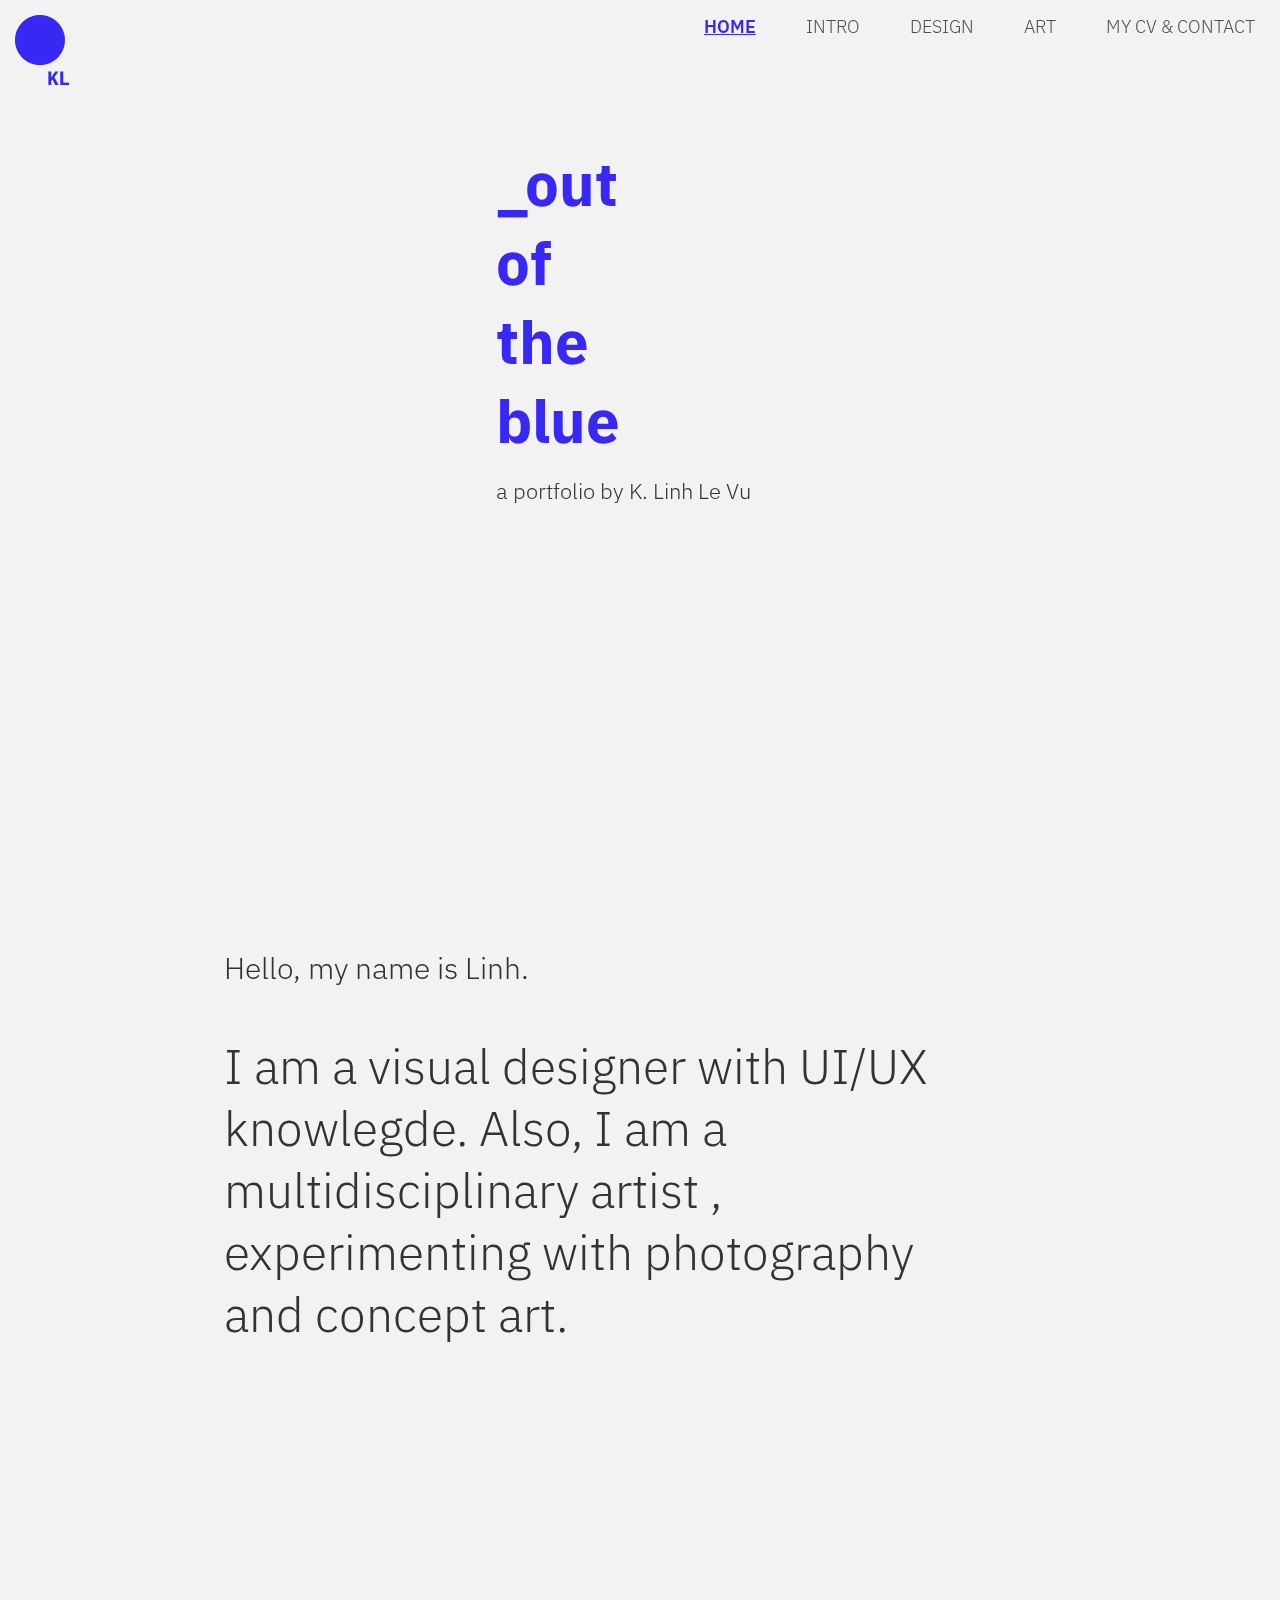
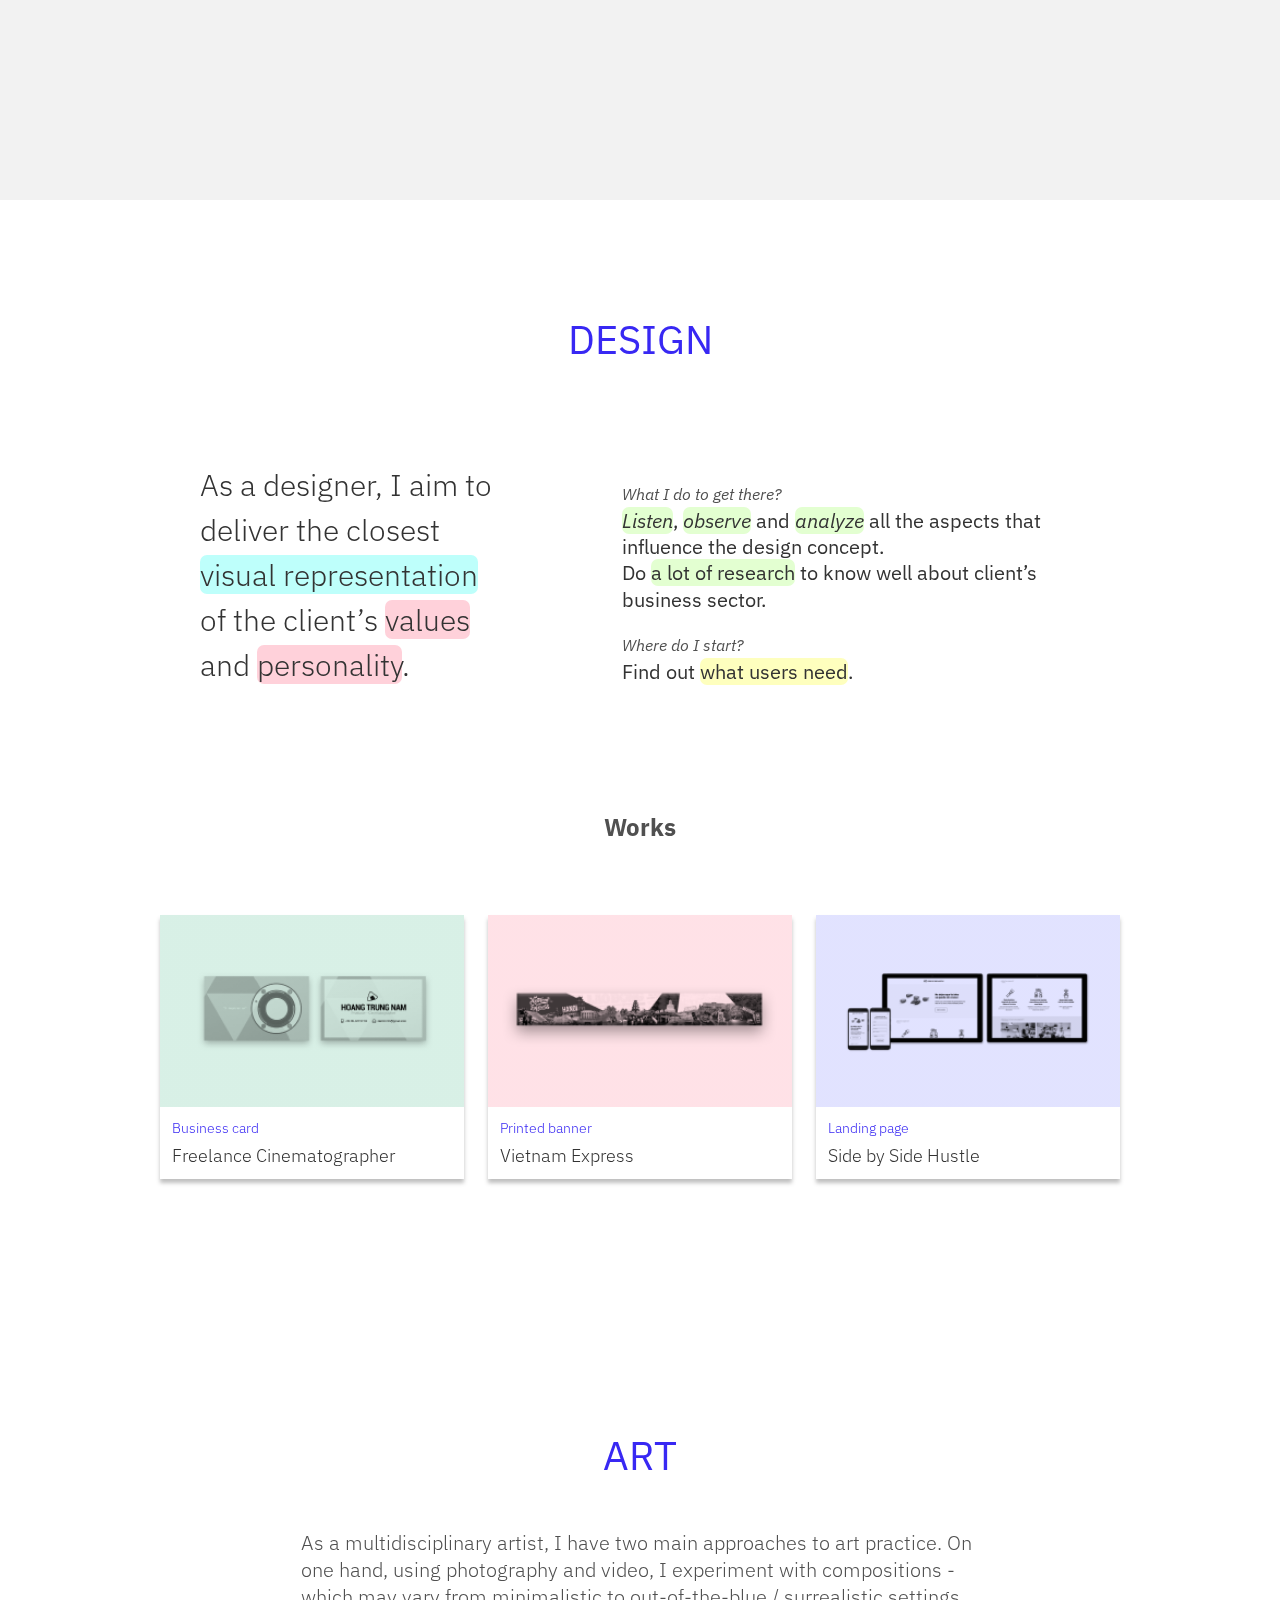
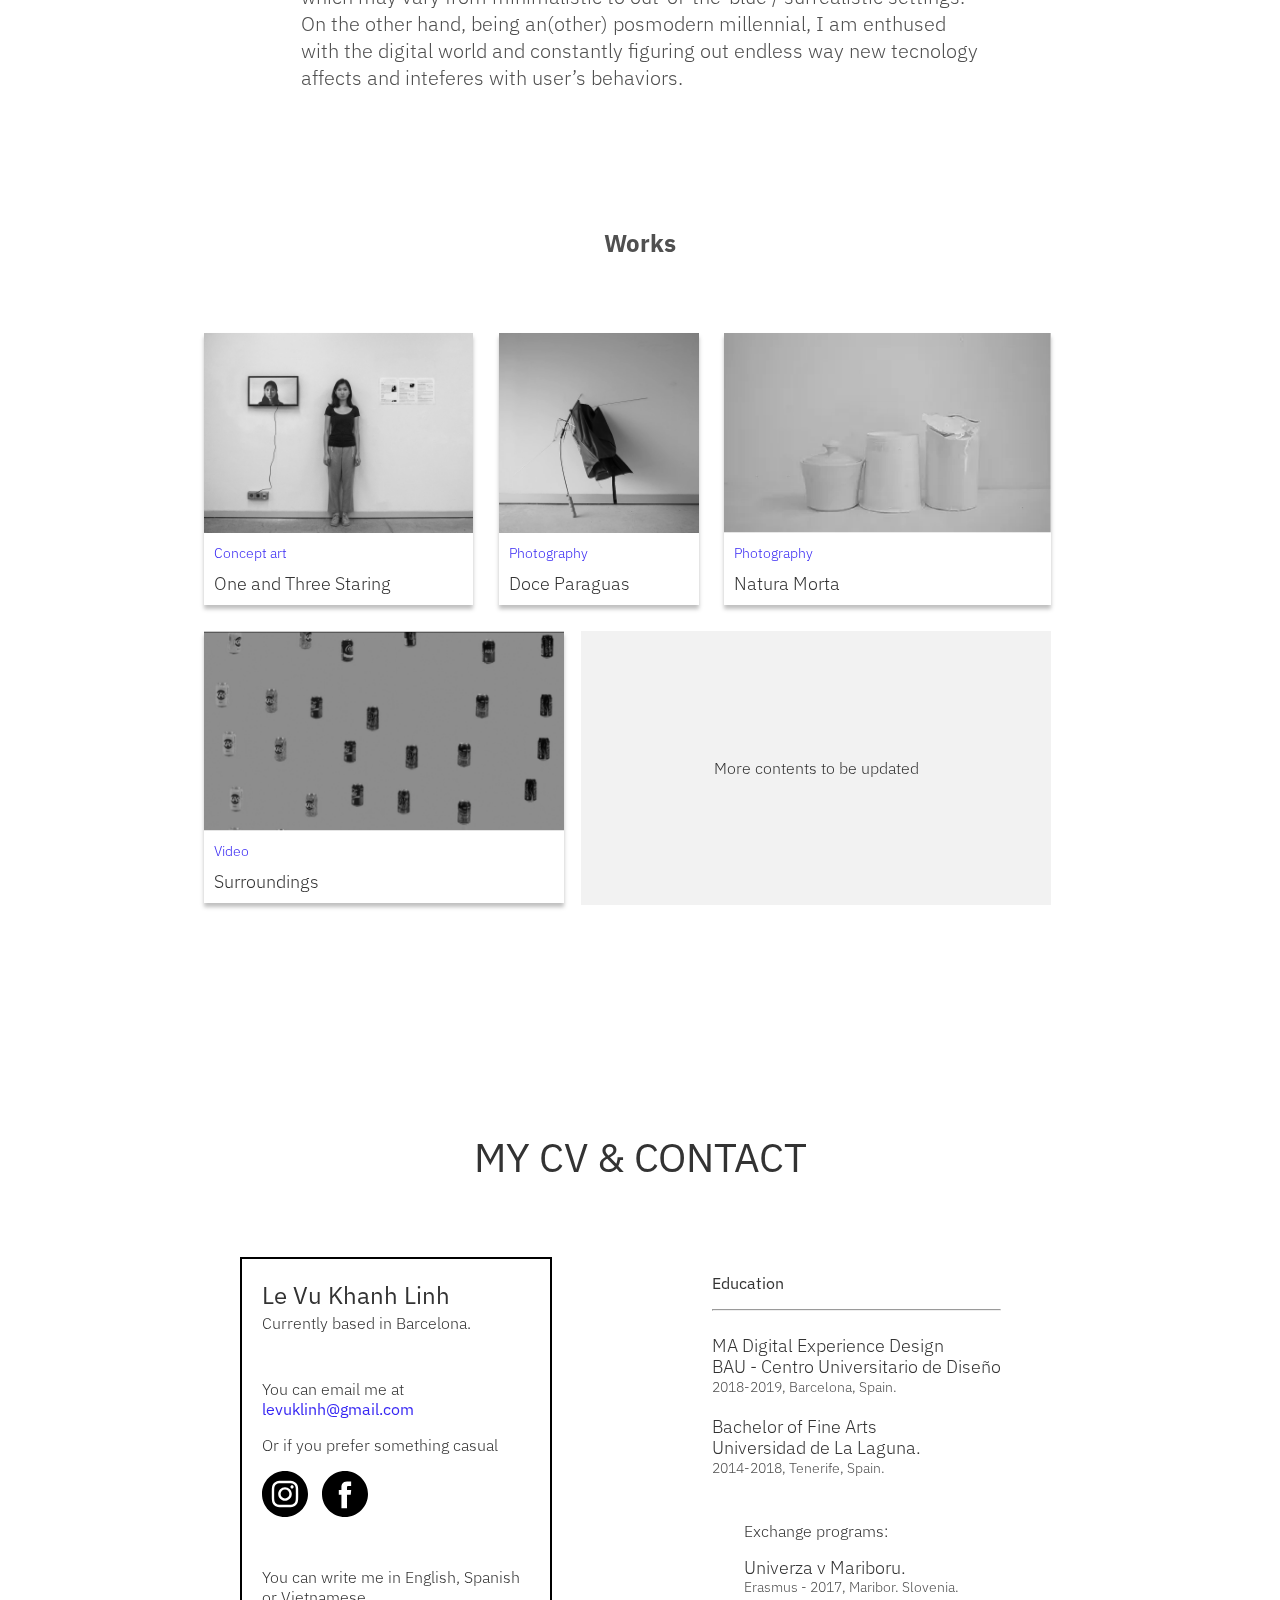
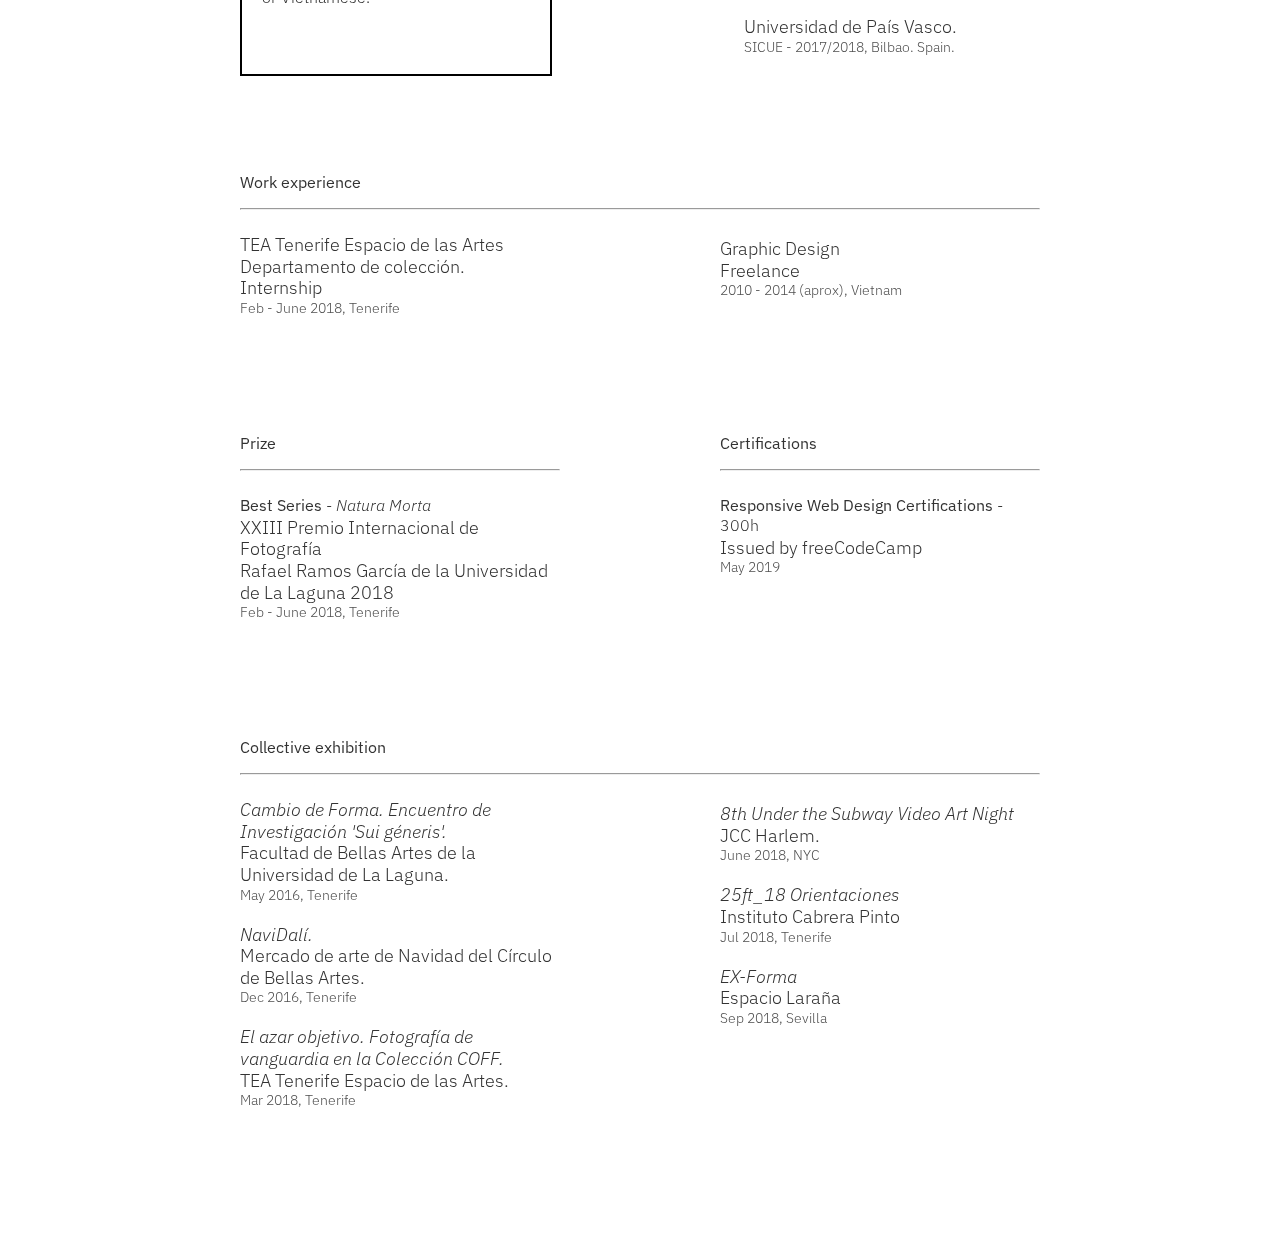
<file: index.html>
<!DOCTYPE html>
<head>
 <title>K. Linh Le Vu | Portfolio </title>
 <html lang="en">
 <meta charset="UTF-8">
 <meta name="viewport" content="width=device-width", initial-scale="1.0"/>
 <link rel="stylesheet" href="mystyle.css"/> 
 <link href="https://fonts.googleapis.com/css?family=IBM+Plex+Sans:200,300,400,400i,500,600,700&display=swap" rel="stylesheet"> 
</head>

<body>
        <header class="navbar">
          <div class="navbar__wrapper">
            <a class="logo" href="index.html"><img src="media/logoKL.png" alt="logo"/></a>

            <nav class="mobile_menu">
              <div class="menu" onclick="myFunction(this)">
                  <div class="bar1"></div>
                  <div class="bar2"></div>
                  <div class="bar3"></div>
              </div>
              <ul class="navigation">
                <li><a href="about.html">About me & Contact</a></li>
                <li class="art"><a href="art_content.html">Art Content</a></li>
                <li class="design"><a href="design_content.html">Design Content</a></li>
              </ul>
            </nav>

            <ul class="nav__bar tech">
              <li><a class="tabLink _home active" href="">Home</a></li>
              <li><a class="tabLink _intro" href="#intro">Intro</a></li>
              <li><a class="tabLink _design" href="#design">Design</a></li>
              <li><a class="tabLink _art" href="#art">Art</a></li>
              <li><a class="tabLink _about" href="#about">My CV & Contact</a></li>
            </ul>
          </div>  
        </header>

        <main class="main_home">
          <section id="home">
            <div class="text-wrapper">
                <div class="bigtext">_out<br/>of<br/>the<br/>blue</div>
                <div class="subtext">a portfolio by K. Linh Le Vu</div>
            </div>
          </section>

          <section id="intro">
              <div class="hello">Hello, my name is Linh. </div>
              <div class="who-i-am">I am a visual designer with UI/UX knowlegde. 
                Also, I am a multidisciplinary artist , experimenting 
                with photography and concept art.</div>
          </section>
          


    

    <section id="design">
        <div class="divider">
            <h2 class="design">Design</h2>
        </div>

        <div class="intro">   
             <div class="claim">
                    As a designer, I aim to deliver the closest <span class="highlight blue"> visual representation</span>
                    of the client’s <span class="highlight red">values</span> and <span class="highlight red">personality</span>.
             </div>
             <div class="explain">
                  <h4>What I do to get there?</h4>
                  <ul>
                    <li><h5><span class="italic highlight green">Listen</span>, 
                        <span class="italic highlight green">observe</span> and 
                        <span class="italic highlight green">analyze</span> 
                        all the aspects that influence the design concept.</h5></li>
                    <li><h5>Do <span class="underline highlight green">a lot of research</span> to know well about client’s business sector.</h5></li>
                  </ul>
                  <h4>Where do I start?</h4>
                  <h5>
                    Find out <span class="highlight yellow">what users need</span>.
                  </h5>
            </div>
          </div>

          <div id="design-project" class="projects">
            <h3 class="center">Works</h3>
            <div>
                <a href="htn.html"><div class="box"><div class="HTN thumb"></div>
                    <div>
                        <p class="medium design">Business card</p>
                        <p class="title_design">Freelance Cinematographer</p>
                    </div>
                  </div>
                </a>
                <a href="vnexpress.html"><div class="box"><div class="VN thumb"></div>
                    <div>
                        <p class="medium design">Printed banner</p>
                        <p class="title_design">Vietnam Express</p>
                    </div>
                  </div>
                </a>
                <a href="side_by_side_hustle.html"><div class="box"><div class="SBS thumb"></div>
                    <div>
                        <p class="medium design">Landing page</p>
                        <p class="title_design">Side by Side Hustle</p>
                    </div>
                  </div>
                </a>
            </div>
        </div>
    </section>

    <section id="art">
      <div class="divider">
        <h2 class="art">Art</h2>
      </div>

         <div class="statement">
         As a multidisciplinary artist, I have two main approaches to art practice. On one hand, using photography and video, I experiment with compositions - which may vary from minimalistic to out-of-the-blue / surrealistic settings. On the other hand, being an(other) posmodern millennial, I am enthused with the digital world and constantly figuring out endless way new tecnology affects and inteferes with user’s behaviors.
         </div>
   
     <div id="art-project" class="gallery">
       <h3 class="center">Works</h3>
       <div>
          <a class="card" href="404.html"><img class="gallery__work" src="media/concept.png"/>
       
           <div class="gallery_title">
             <p class="medium art">Concept art</p>
             <p class="title">One and Three Staring</p>
           </div>
          </a> 
          <a class="card" href="paraguas.html"><img class="gallery__work" src="media/umbrellas.png"/>
            <div class="gallery_title">
             <p class="medium art">Photography</p>
             <p class="title">Doce Paraguas</p>
           </div>
          </a>
          <a class="card" href="natura_morta.html"><img class="gallery__work" src="media/morandi.png"/>
        
            <div class="gallery_title">
             <p class="medium art">Photography</p>
             <p class="title">Natura Morta</p>
           </div>
          </a>
          <a class="card" href="surroundings.html"><img class="gallery__work" src="media/surroundings.png"/>
      
            <div class="gallery_title">
             <p class="medium art">Video</p>
             <p class="title">Surroundings</p>
           </div>
          </a>
          <div class="more"><div><p>More contents to be updated</p></div></div>
       </div>
      </div>
    </section>
      
    <section id="about">
      <div class="divider">
        <h2 class="about">My CV & Contact</h2>
      </div>

      <div class="about_wrapper">
        <div class="row">

           <div class="contact">
             <p class="my_name"><strong>Le Vu Khanh Linh</strong><br/></p>
             <span>Currently based in Barcelona.</span>
             <div class="space"></div>
             <p>You can email me at <strong><a class="art" href="mailto:levuklinh@gmail.com" target="_top">levuklinh@gmail.com</a></strong></p>
             <p>Or if you prefer something casual</p>
             <div class="social_media">
             <a href="https://www.instagram.com/lvklinh" target="_blank"><img class="insta" src="media/instagram(1).svg" alt="instagram logo"/></a>
             <a href="https://www.facebook.com/lvklinh/" target="_blank"><img class="fb" src="media/facebook-logo-button(1).svg" alt="facebook logo"/></a>
             </div>
             <div class="space"></div>
             <p>You can write me in 
              English, Spanish or Vietnamese.</p>
           </div>

           <div class="edu">
             <p class="tech"><b>Education</b></p><hr/>
             <p class="about_main">MA Digital Experience Design<br/>
                BAU - Centro Universitario de Diseño</p>
             <div class="time sub">2018-2019, Barcelona, Spain.</div>
  
             <p class="about_main">Bachelor of Fine Arts <br/>
                Universidad de La Laguna.</p>
             <div class="time sub">2014-2018, Tenerife, Spain.</div>
            
             <div class="exchange">
               <p class="tech">Exchange programs:</p>
                 <p class="about_main">Univerza v Mariboru.</p>
                 <div class="time sub">Erasmus - 2017, Maribor. Slovenia.</div>

                 <p class="about_main">Universidad de País Vasco.</p>
                 <div class="time sub">SICUE - 2017/2018,  Bilbao. Spain.</div>
             </div>
           </div>   
           
        </div>

          <div class="row">
             <div class="col1">
              <p class="tech"><b>Work experience</b></p><hr class="long_hr"/>
              <p class="about_main">TEA Tenerife Espacio de las Artes <br/> Departamento de colección. <br/>
                Internship </p>
              <div class="time sub">Feb - June 2018, Tenerife</div>
             </div>
             <div class="col2">
             <p class="about_main">Graphic Design <br/>
                Freelance </p>
             <div class="time sub">2010 - 2014 (aprox), Vietnam</div>
             </div>
          </div>

        <div class="row">
          <div class="prize">
           <p class="tech"><b>Prize</b></p><hr/>
           <span><strong>Best Series</strong>  -  <em>Natura Morta</em></span>
           <p class="about_main">XXIII Premio Internacional de Fotografía <br/> 
            Rafael Ramos García de la Universidad <br/> de La Laguna 2018 </p>
           <div class="time sub">Feb - June 2018, Tenerife</div>
          </div>
        
          <div class="cert">
           <p class="tech"><b>Certifications</b></p><hr/>
           <span><strong>Responsive Web Design Certifications</strong>  -  300h</span>
           <p class="about_main">Issued by freeCodeCamp </p>
           <div class="time sub">May 2019</div>
          </div>
        </div>
         
          <div class="row">
            <div class="col1">
              <p class="tech"><b>Collective exhibition</b></p><hr class="long_hr"/>

              <p class="about_main"><em>Cambio de Forma. Encuentro de <br/> Investigación 'Sui géneris'.</em> <br/>
                Facultad de Bellas Artes de la <br/> Universidad de La Laguna. </p>
              <div class="time sub">May 2016, Tenerife</div>

              <p class="about_main"><em>NaviDalí.</em><br/>
                  Mercado de arte de Navidad del Círculo de Bellas Artes. </p>
              <div class="time sub">Dec 2016, Tenerife</div>
         
              <p class="about_main"><em>El azar objetivo. Fotografía de<br/> vanguardia en la Colección COFF.</em>
                <br/>TEA Tenerife Espacio de las Artes. </p>
            <div class="time sub">Mar 2018, Tenerife</div>
            </div>

            <div class="col2">
              <p class="about_main"><em>8th Under the Subway Video Art Night</em><br/>
                  JCC Harlem. </p>
              <div class="time sub">June 2018, NYC</div>

              <p class="about_main"><em>25ft_18 Orientaciones</em><br/>
                  Instituto Cabrera Pinto </p>
             <div class="time sub">Jul 2018, Tenerife</div>

            <p class="about_main"><em>EX-Forma</em><br/>
                Espacio Laraña </p>
            <div class="time sub">Sep 2018, Sevilla</div> 
            </div>

          </div>
   
      </div>
    </section>
               <!--  <div class="home_wrapper">
                  <div class="words">
                    <p class="statement">Hello, my name is Linh. <br> 
                    I am a multidisciplinary artist with UI/UX design knowlege.</p>
                    <p class="here">Here is my portfolio. :)</p>
                  </div> 
                    <div class="container">
                      <a href="art_content.html"><div class="art content_box"><div>Artistic content</div></div></a>
                      <a href="design_content.html"><div class="design content_box"><div>Design content</div></div></a>
                    </div> 
                </div>  -->
        </main>


        <script
        src="https://code.jquery.com/jquery-3.4.1.min.js"
        integrity="sha256-CSXorXvZcTkaix6Yvo6HppcZGetbYMGWSFlBw8HfCJo="
        crossorigin="anonymous"></script>
        <script src="https://ajax.googleapis.com/ajax/libs/jquery/1.12.4/jquery.min.js"></script>
        <script src="app.js"></script>

</body>

</html>
</file>
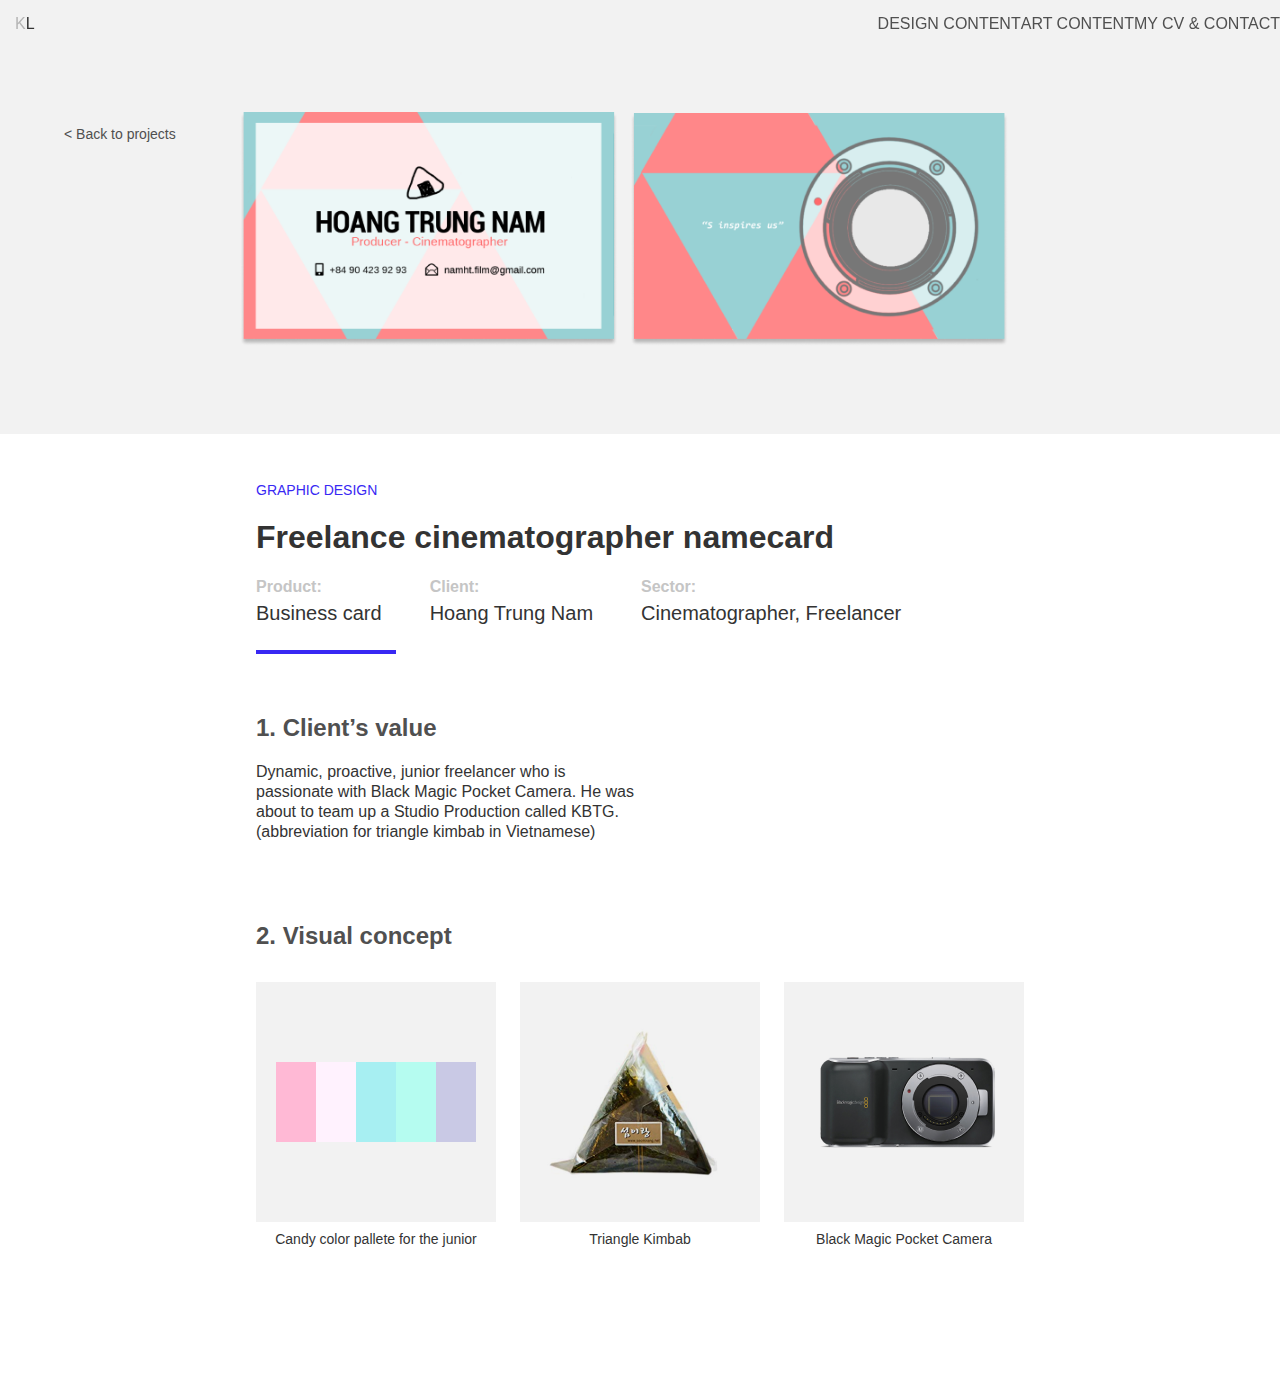
<file: htn.html>
<!DOCTYPE html>
<head>
 <title>K. Linh Le Vu | Design | Freelance Cinematographer Namecard</title>
 <html lang="en">
 <meta charset="UTF-8">
 <meta name="viewport" content="width=device-width", initial-scale="1.0"/>
 <link rel="stylesheet" href="mystyle.css"/> 
 <link href="https://fonts.googleapis.com/css?family=Asap:400,400i,500,600,700&amp;subset=vietnamese" rel="stylesheet"> 
 <link href="https://fonts.googleapis.com/css?family=Share+Tech&display=swap" rel="stylesheet">  
</head>

<body>
    <header class="navbar">
        <div class="navbar__wrapper">
          <a class="logo tech" href="index.html"><span class="gray border_logo">K</span><span class="border_logo">L</span></a>

          <nav class="mobile_menu">
            <div class="menu" onclick="myFunction(this)">
                <div class="bar1"></div>
                <div class="bar2"></div>
                <div class="bar3"></div>
            </div>
            <ul class="navigation">
              <li><a href="about.html">About me & Contact</a></li>
              <li class="art"><a href="art_content.html">Art Content</a></li>
              <li class="design"><a href="design_content.html">Design Content</a></li>
            </ul>
          </nav>

          <ul class="nav__bar tech">
            <li><a class="tablink hv_design" href="index.html#design">Design Content</a></li>
            <li><a class="tablink hv_art" href="index.html#art">Art Content</a></li>
            <li><a class="tablink hv_cv" href="index.html#about">My CV & Contact</a></li>
          </ul>
        </div>  
      </header>
        
   <main class="main_sbs">
       <div class="showcase">
           <div class="back sbs"><a href="index.html#design-project" class="underline sub back_text"> &#60 Back to projects </a></div>
          <img class="htn_mockup" src="media/htn_mockup.png" alt="Namecar dmockup"/>
       </div>
       <div class="description">
           <p class="work_type design">Graphic design</p>
           <h1>Freelance cinematographer namecard</h1>
           <div class="detalle">
               <div><h6>Product:</h6><h5>Business card</h5></div>
               <div><h6>Client:</h6><h5>Hoang Trung Nam</h5></div>
               <div><h6>Sector:</h6><h5>Cinematographer, Freelancer</h5></div>
           </div>
           <div class="line design"></div>
           <div class="introduccion htn">
             <h3>1. Client’s value</h3>
             <p>Dynamic, proactive, junior freelancer who is passionate with Black Magic Pocket Camera. 
                 He was about to team up a Studio Production called KBTG. (abbreviation for triangle kimbab 
                 in Vietnamese)</p> 
             </div>
          
               
            <h3>2. Visual concept</h3>
            <div class="vconcept">
                <div>
                    <img src="media/pallete.png" alt="Candy colors pallete"/>
                    <div>Candy color pallete for the junior</div>
                </div>
                <div>
                    <img src="media/kimbab.png" alt="triangle kimbab"/>
                    <div>Triangle Kimbab</div>
                </div>
                <div>
                    <img src="media/bmpc.png" alt="Black Magic Pocket Camera"/>
                    <div>Black Magic Pocket Camera</div>
                </div>
            </div>

    </main>
    <footer>
    </footer>

      <script
      src="https://code.jquery.com/jquery-3.4.1.min.js"
      integrity="sha256-CSXorXvZcTkaix6Yvo6HppcZGetbYMGWSFlBw8HfCJo="
      crossorigin="anonymous"></script>
      <script src="app.js"></script>

</body>

</html>
</file>
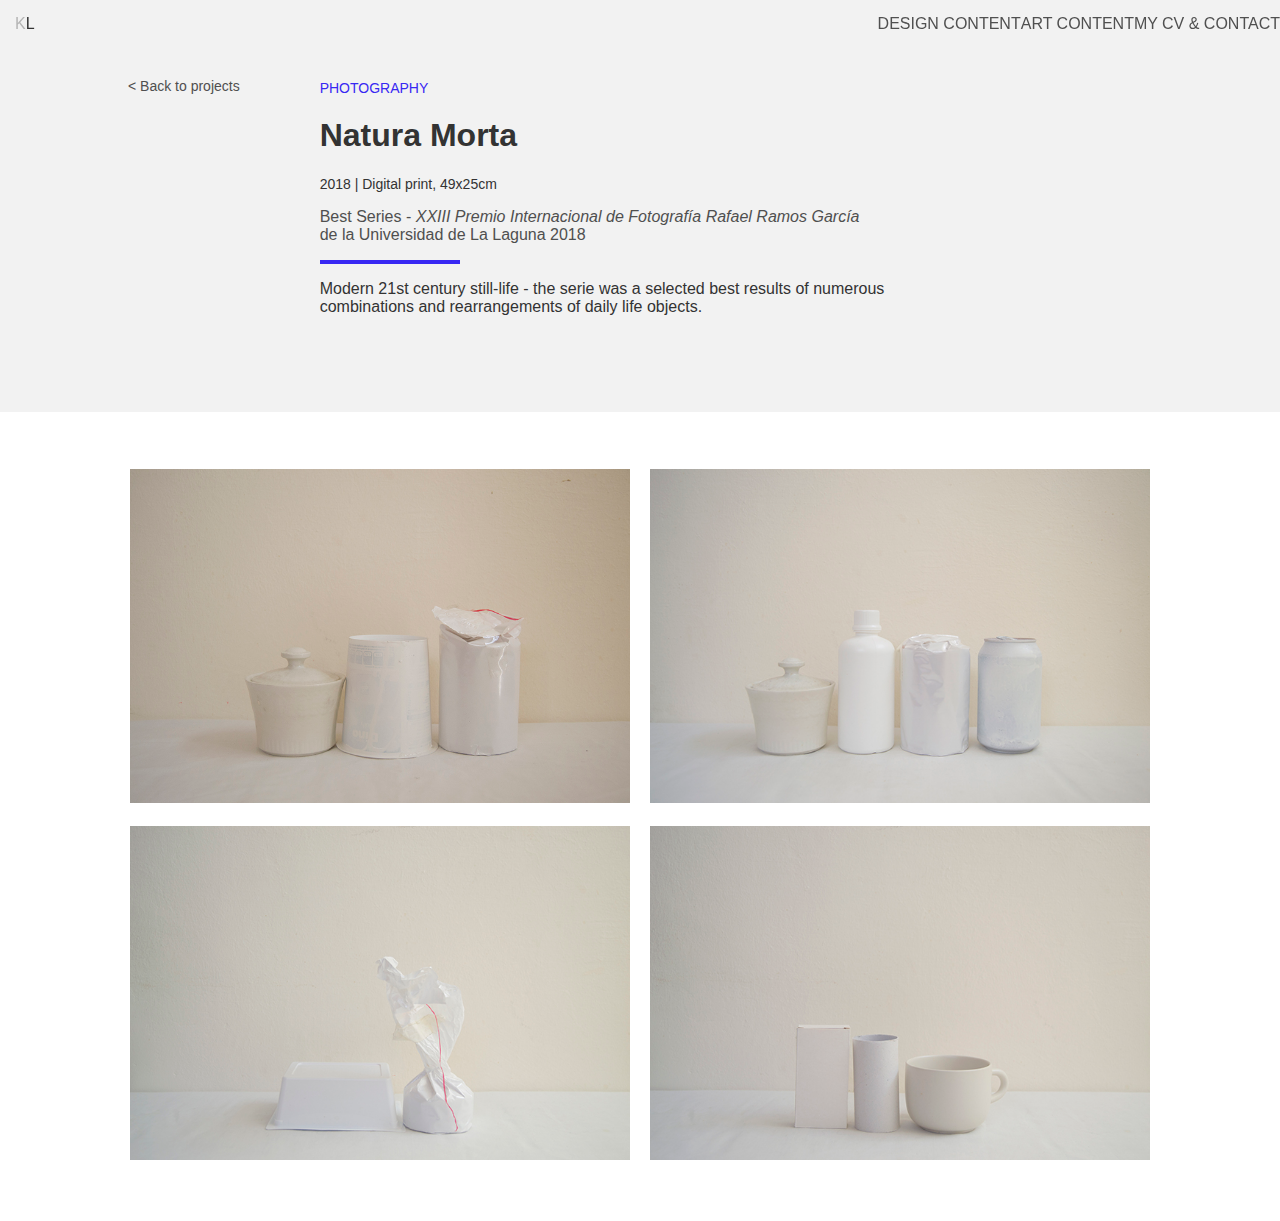
<file: natura_morta.html>
<!DOCTYPE html>
<head>
 <title>K. Linh Le Vu | ART | Natura Morta</title>
 <html lang="en"></html>
 <meta charset="UTF-8">
 <meta name="viewport" content="width=device-width", initial-scale="1.0"/>
 <link rel="stylesheet" href="mystyle.css"/> 
 <link href="https://fonts.googleapis.com/css?family=Asap:400,400i,500,600,700&amp;subset=vietnamese" rel="stylesheet"> 
 <link href="https://fonts.googleapis.com/css?family=Share+Tech&display=swap" rel="stylesheet"> 
</head>

<body>
        <header class="navbar">
                <div class="navbar__wrapper">
                  <a class="logo tech" href="index.html"><span class="gray border_logo">K</span><span class="border_logo">L</span></a>
        
                  <nav class="mobile_menu">
                    <div class="menu" onclick="myFunction(this)">
                        <div class="bar1"></div>
                        <div class="bar2"></div>
                        <div class="bar3"></div>
                    </div>
                    <ul class="navigation">
                      <li><a href="about.html">About me & Contact</a></li>
                      <li class="art"><a href="art_content.html">Art Content</a></li>
                      <li class="design"><a href="design_content.html">Design Content</a></li>
                    </ul>
                  </nav>
        
                  <ul class="nav__bar tech">
                    <li><a class="tablink hv_design" href="index.html#design">Design Content</a></li>
                    <li><a class="tablink hv_art" href="index.html#art">Art Content</a></li>
                    <li><a class="tablink hv_cv" href="index.html#about">My CV & Contact</a></li>
                  </ul>
                </div>  
       </header>


        <div class="text_wrapper">
          <div>
            <div class="back"><a href="index.html#art-project" class="underline sub back_text">&#60 Back to projects</a></div>
            <div class="showcase_art">
                <div class="ficha_tecnica">
                <p class="work_type art">Photography</p>
                <h1>Natura Morta</h1>
                <p class="medium">2018 | Digital print, 49x25cm</p>
                <p class="sub">Best Series - <em>XXIII Premio Internacional de
                    Fotografía Rafael Ramos García</em> <br/> de la Universidad de La Laguna 2018
                </p>
                <div class="line art"></div>
                <p>Modern 21st century still-life - the serie was a selected best results 
                    of numerous combinations and rearrangements of daily life objects. </p>
                </div>
            </div>
          </div>
        </div>

            <div class="morandi_wrapper">
                <div><img src="media/DSC0313-resized.jpg" class="morandi_photo" alt="Still life photo"/></div>
                <div><img src="media/DSC0547-resized.jpg" class="morandi_photo" alt="Still life photo"/></div>
                <div><img src="media/DSC0741-resized.jpg" class="morandi_photo" alt="Still life photo"/></div>
                <div><img src="media/DSC0742-resized.jpg" class="morandi_photo" alt="Still life photo"/></div>
            </div>

 <footer>
</footer>
        
<script
     src="https://code.jquery.com/jquery-3.4.1.min.js"
    integrity="sha256-CSXorXvZcTkaix6Yvo6HppcZGetbYMGWSFlBw8HfCJo="
    crossorigin="anonymous"></script>
<script src="app.js"></script>

</body>
</html>
</file>
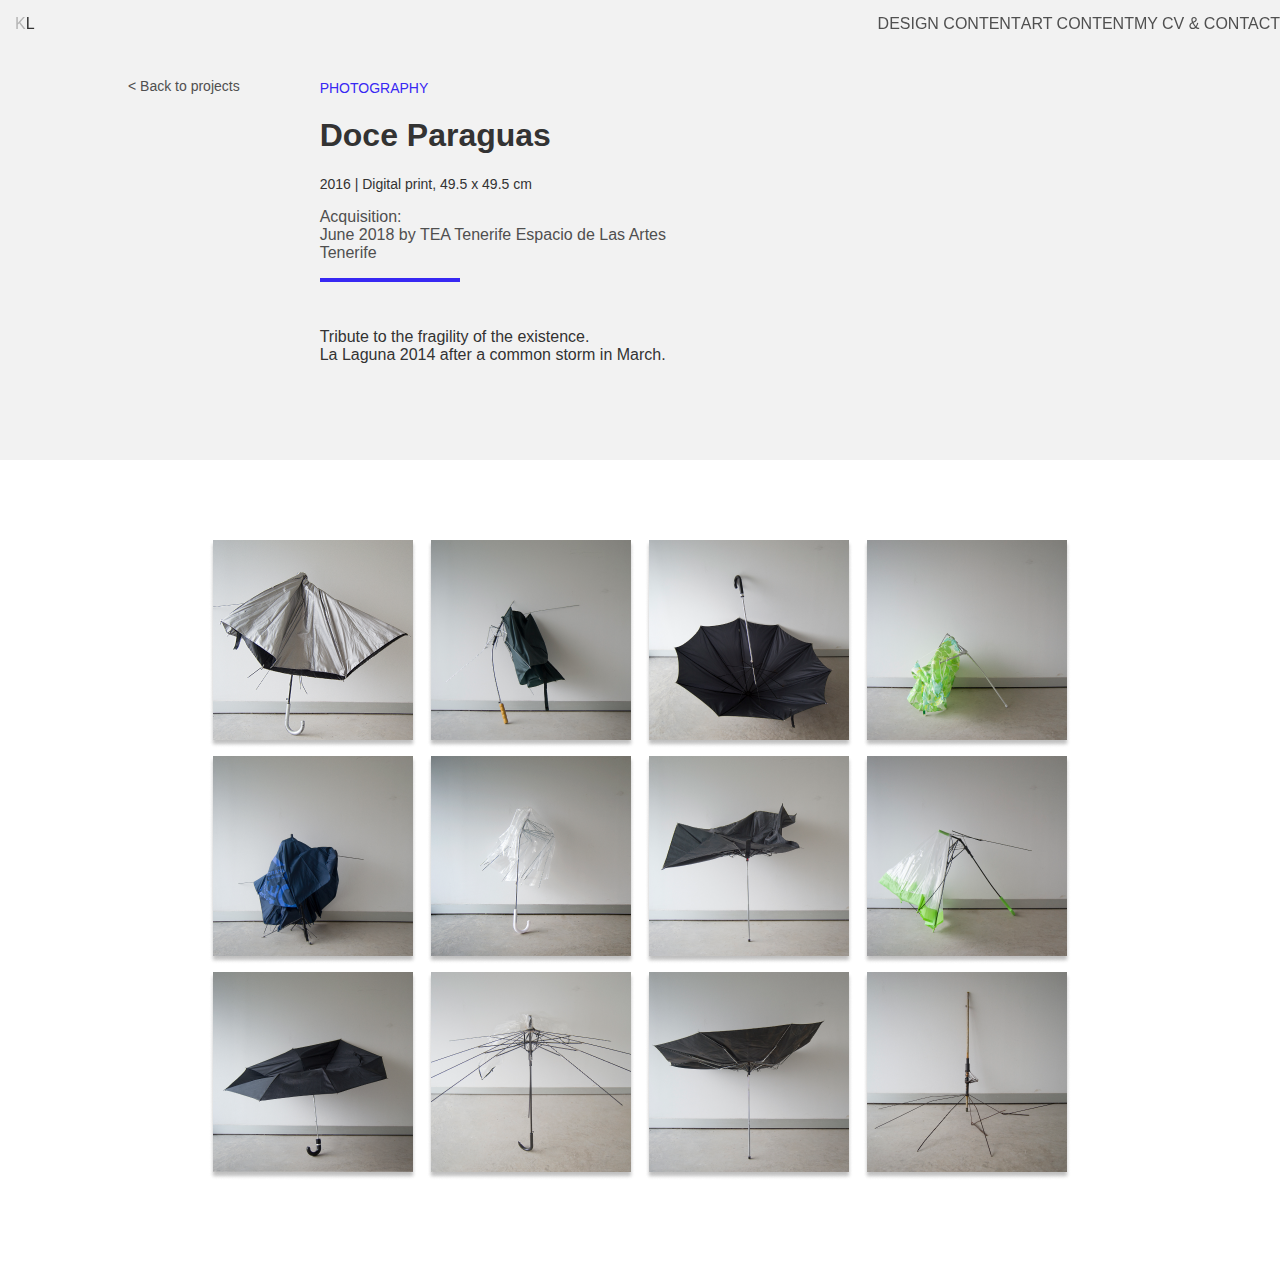
<file: paraguas.html>
<!DOCTYPE html>
<head>
 <title>K. Linh Le Vu | ART | Doce Paraguas</title>
 <html lang="en">
 <meta charset="UTF-8">
 <meta name="viewport" content="width=device-width", initial-scale="1.0"/>

 <link rel="stylesheet" href="mystyle.css"/> 
 <link href="https://fonts.googleapis.com/css?family=Asap:400,400i,500,600,700&amp;subset=vietnamese" rel="stylesheet"> 
 <link href="https://fonts.googleapis.com/css?family=Share+Tech&display=swap" rel="stylesheet">  
</head>

<body>
        <header class="navbar">
                <div class="navbar__wrapper">
                  <a class="logo tech" href="index.html"><span class="gray border_logo">K</span><span class="border_logo">L</span></a>
        
                  <nav class="mobile_menu">
                    <div class="menu" onclick="myFunction(this)">
                        <div class="bar1"></div>
                        <div class="bar2"></div>
                        <div class="bar3"></div>
                    </div>
                    <ul class="navigation">
                      <li><a href="about.html">About me & Contact</a></li>
                      <li class="art"><a href="art_content.html">Art Content</a></li>
                      <li class="design"><a href="design_content.html">Design Content</a></li>
                    </ul>
                  </nav>
        
                  <ul class="nav__bar tech">
                    <li><a class="tablink hv_design" href="index.html#design">Design Content</a></li>
                    <li><a class="tablink hv_art" href="index.html#art">Art Content</a></li>
                    <li><a class="tablink hv_cv" href="index.html#about">My CV & Contact</a></li>
                  </ul>
                </div>  
       </header>


    <div class="text_wrapper">
        <div>
          <div class="back"><a href="index.html#art-project" class="underline sub back_text">&#60 Back to projects</a></div>
            <div class="showcase_art">
                <div class="ficha_tecnica">
                <p class="work_type art">Photography</p>
                <h1 class="h1-art">Doce Paraguas</h1>
                <p class="medium">2016 | Digital print, 49.5 x 49.5 cm</p>
                <p class="sub">Acquisition:<br/>
                    June 2018 by
                    TEA Tenerife Espacio de Las Artes
                    <br/>Tenerife
                </p>
                <div class="line art"></div>
                <div class="space"></div>
                <p>Tribute to the fragility of the existence. 
                    <br/> La Laguna 2014 after a common storm in March. </p>
                </div>
            </div>
        </div>
    </div>
            
    <div class="row-img">
            <div class="column-img">
              <img src="media/paraguas/001.png">
              <img src="media/paraguas/002.png">
              <img src="media/paraguas/003.png">
            </div>
            <div class="column-img">
              <img src="media/paraguas/004.png">
              <img src="media/paraguas/005.png">
              <img src="media/paraguas/006.png">
            </div>
            <div class="column-img">
              <img src="media/paraguas/007.png">
              <img src="media/paraguas/008.png">
              <img src="media/paraguas/009.png">
            </div>
            <div class="column-img">
              <img src="media/paraguas/010.png">
              <img src="media/paraguas/011.png">
              <img src="media/paraguas/012.png">
            </div>
          </div>
    
    <footer>
    </footer>
        
    <script
        src="https://code.jquery.com/jquery-3.4.1.min.js"
        integrity="sha256-CSXorXvZcTkaix6Yvo6HppcZGetbYMGWSFlBw8HfCJo="
        crossorigin="anonymous"></script>
    <script src="app.js"></script>
				 
</body>

</html>
</file>
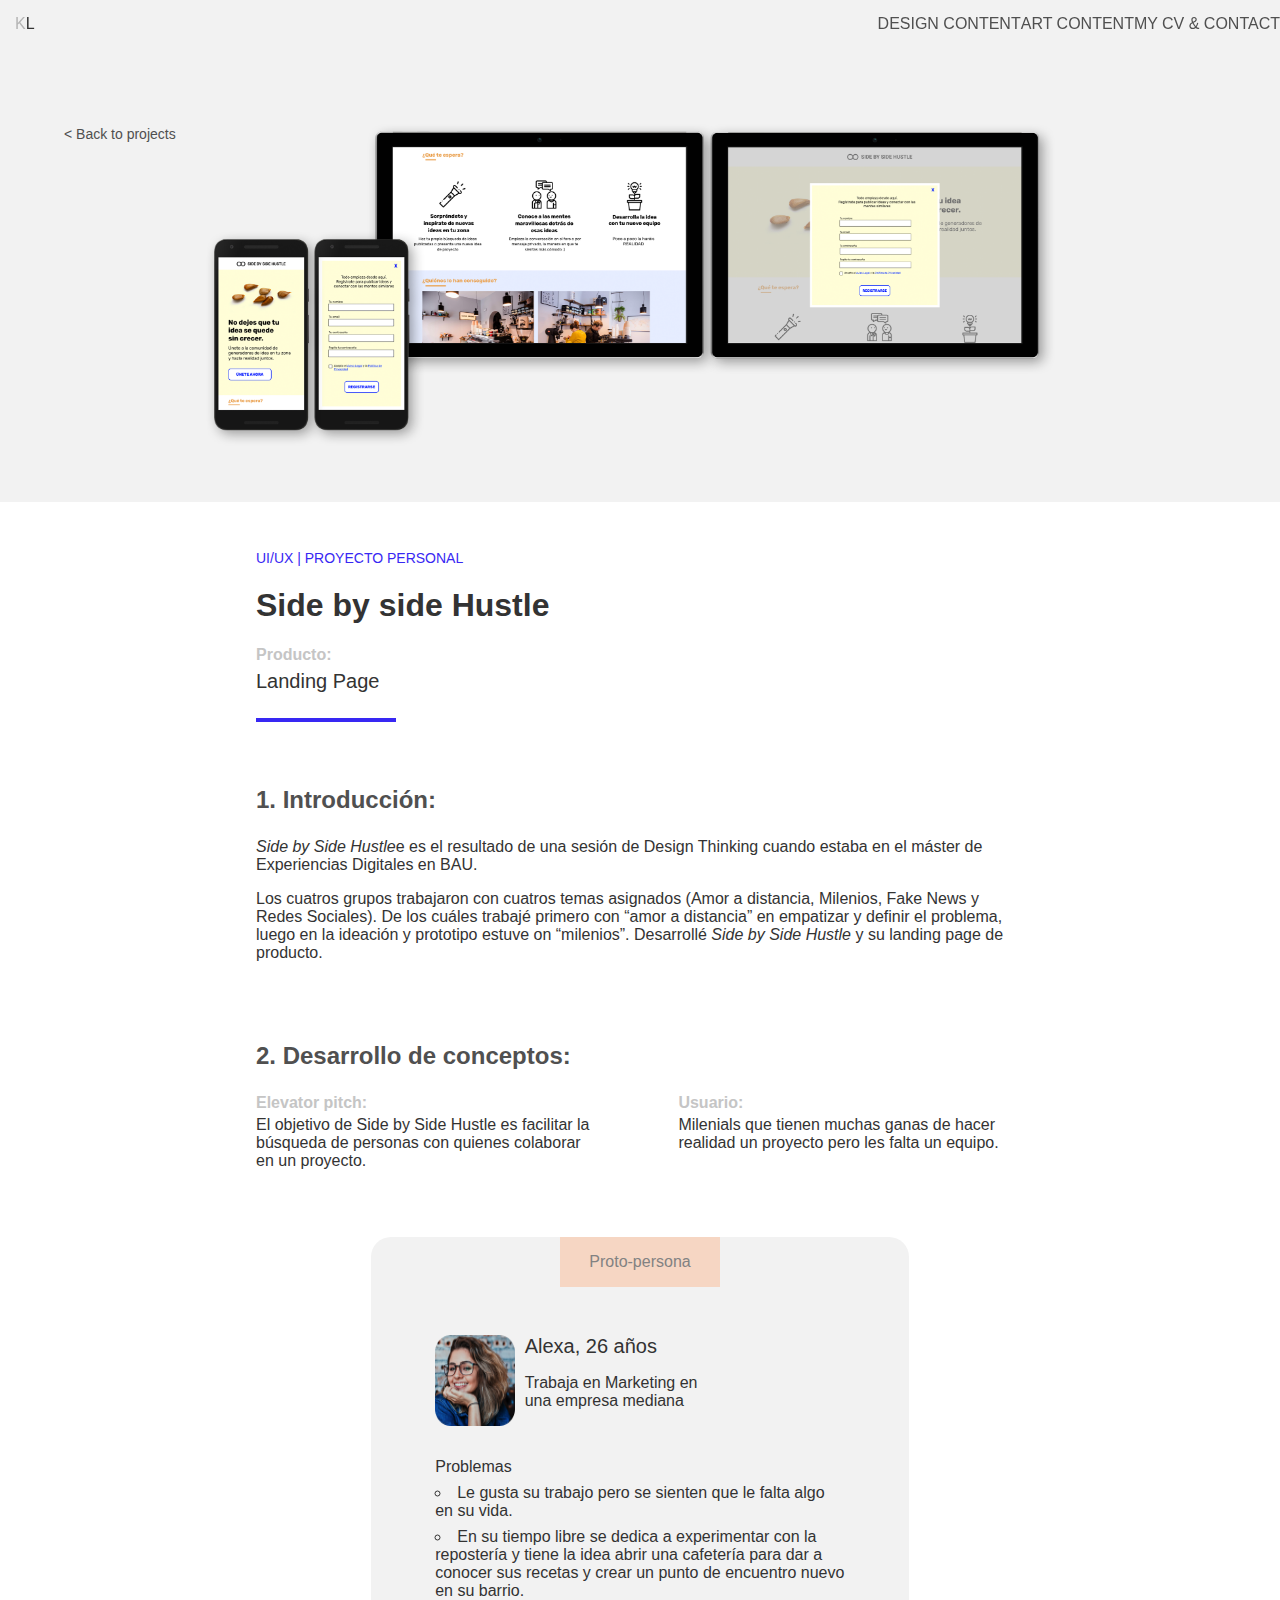
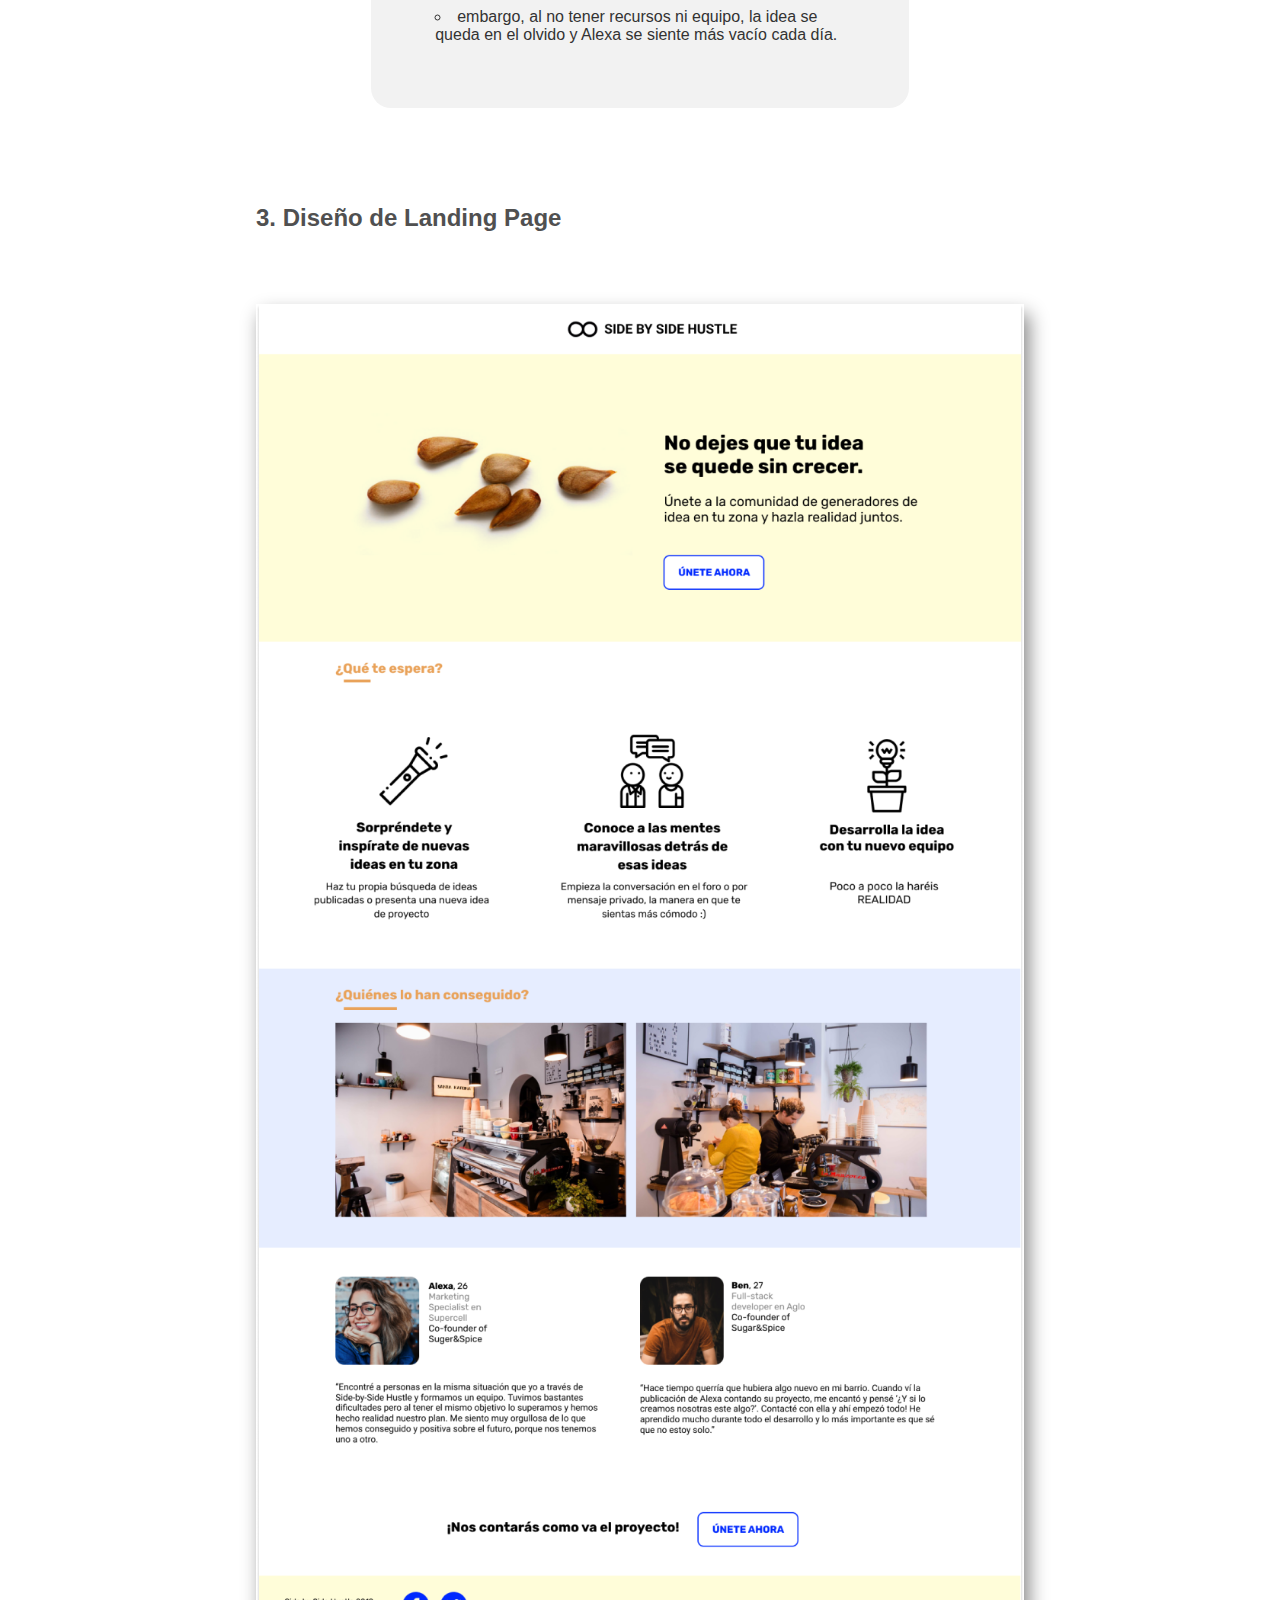
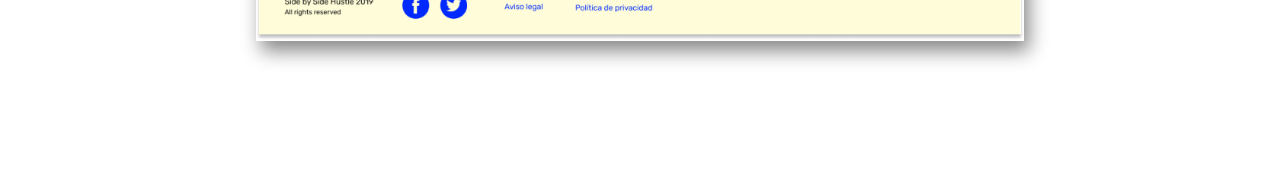
<file: side_by_side_hustle.html>
<!DOCTYPE html>
<head>
 <title>K. Linh Le Vu | Design | Side-by-side hustle </title>
 <html lang="en">
 <meta charset="UTF-8">
 <meta name="viewport" content="width=device-width", initial-scale="1.0"/>
 <link rel="stylesheet" href="mystyle.css"/> 
 <link href="https://fonts.googleapis.com/css?family=Asap:400,400i,500,600,700&amp;subset=vietnamese" rel="stylesheet"> 
 <link href="https://fonts.googleapis.com/css?family=Share+Tech&display=swap" rel="stylesheet">  
</head>

<body>
    <header class="navbar">
        <div class="navbar__wrapper">
          <a class="logo tech" href="index.html"><span class="gray border_logo">K</span><span class="border_logo">L</span></a>

          <nav class="mobile_menu">
            <div class="menu" onclick="myFunction(this)">
                <div class="bar1"></div>
                <div class="bar2"></div>
                <div class="bar3"></div>
            </div>
            <ul class="navigation">
              <li><a href="about.html">About me & Contact</a></li>
              <li class="art"><a href="art_content.html">Art Content</a></li>
              <li class="design"><a href="design_content.html">Design Content</a></li>
            </ul>
          </nav>

          <ul class="nav__bar tech">
            <li><a class="tablink hv_design" href="index.html#design">Design Content</a></li>
            <li><a class="tablink hv_art" href="index.html#art">Art Content</a></li>
            <li><a class="tablink hv_cv" href="index.html#about">My CV & Contact</a></li>
          </ul>
        </div>  
      </header>
        
   <main class="main_sbs">
       <div class="showcase">
           <div class="back sbs"><a href="index.html#design-project" class="underline sub back_text"> &#60 Back to projects </a></div>
          <img class="side_mockup" src="media/side_by_side_mockup.png" alt="Landing page mockup"/>
       </div>
       <div class="description">
           <p class="work_type design">UI/UX  |  proyecto personal</p>
           <h1>Side by side Hustle</h1>
           <div class="detalle"><div><h6>Producto:</h6> <h5>Landing Page</h5></div></div>
           <div class="line design"></div>
           <div class="introduccion">
             <h3>1. Introducción:</h3>
             <p><em>Side by Side Hustle</em>e es el resultado de una sesión de Design Thinking cuando estaba en el máster de Experiencias Digitales en BAU.</p>
             <p>Los cuatros grupos trabajaron con cuatros temas asignados (Amor a distancia, Milenios, Fake News y Redes Sociales). 
              De los cuáles trabajé primero con “amor a distancia” en empatizar y definir el problema, luego en la ideación y prototipo estuve 
              on “milenios”. Desarrollé <em>Side by Side Hustle</em> y su landing page de producto.</p> 
             </div>
          
               
            <h3>2. Desarrollo de conceptos:</h3>
            <div class="conceptos"> 
              <div>
                <h6>Elevator pitch:</h6>
                <p class="p">El objetivo de Side by Side Hustle es facilitar la búsqueda 
                de personas con quienes colaborar en un proyecto.</p>
              </div>
              <div>
                <h6>Usuario:</h6>
                <p class="p">Milenials que tienen muchas ganas de hacer realidad un proyecto pero les falta un equipo.</p>
              </div>
            </div>

            <div class="proto_person">
               <div class="tag_proto"><strong>Proto-persona</strong></div>
               <div class="ficha">
                 <img class="proto_foto" src="media/alexa_foto.png" alt="A photo of Alexa"/>
                 <div class="basic_info"><p class="resize">Alexa, 26 años</p> <p class="alexa_job"> Trabaja en Marketing en <br/> una empresa mediana </p>
                 </div>
               </div>
                   <ul class="problems"><b>Problemas</b>
                    <li>Le gusta su trabajo pero se sienten que le falta algo en su vida.</li>
                    <li>En su tiempo libre se dedica a experimentar con la repostería y tiene 
                        la idea abrir una cafetería para dar a conocer sus recetas y crear un 
                        punto de encuentro nuevo en su barrio.</li>
                    <li> embargo, al no tener recursos ni equipo, la idea se queda en el olvido 
                        y Alexa se siente más vacío cada día.</li>
                    </ul>
               </div>

             <h3>3. Diseño de Landing Page</h3>
           <img src="media/designsbs.png" class="design_sbs" alt="Final result for desktop"/>
        </div>
    </main>
    <footer>
    </footer>

      <script
      src="https://code.jquery.com/jquery-3.4.1.min.js"
      integrity="sha256-CSXorXvZcTkaix6Yvo6HppcZGetbYMGWSFlBw8HfCJo="
      crossorigin="anonymous"></script>
      <script src="app.js"></script>

</body>

</html>
</file>
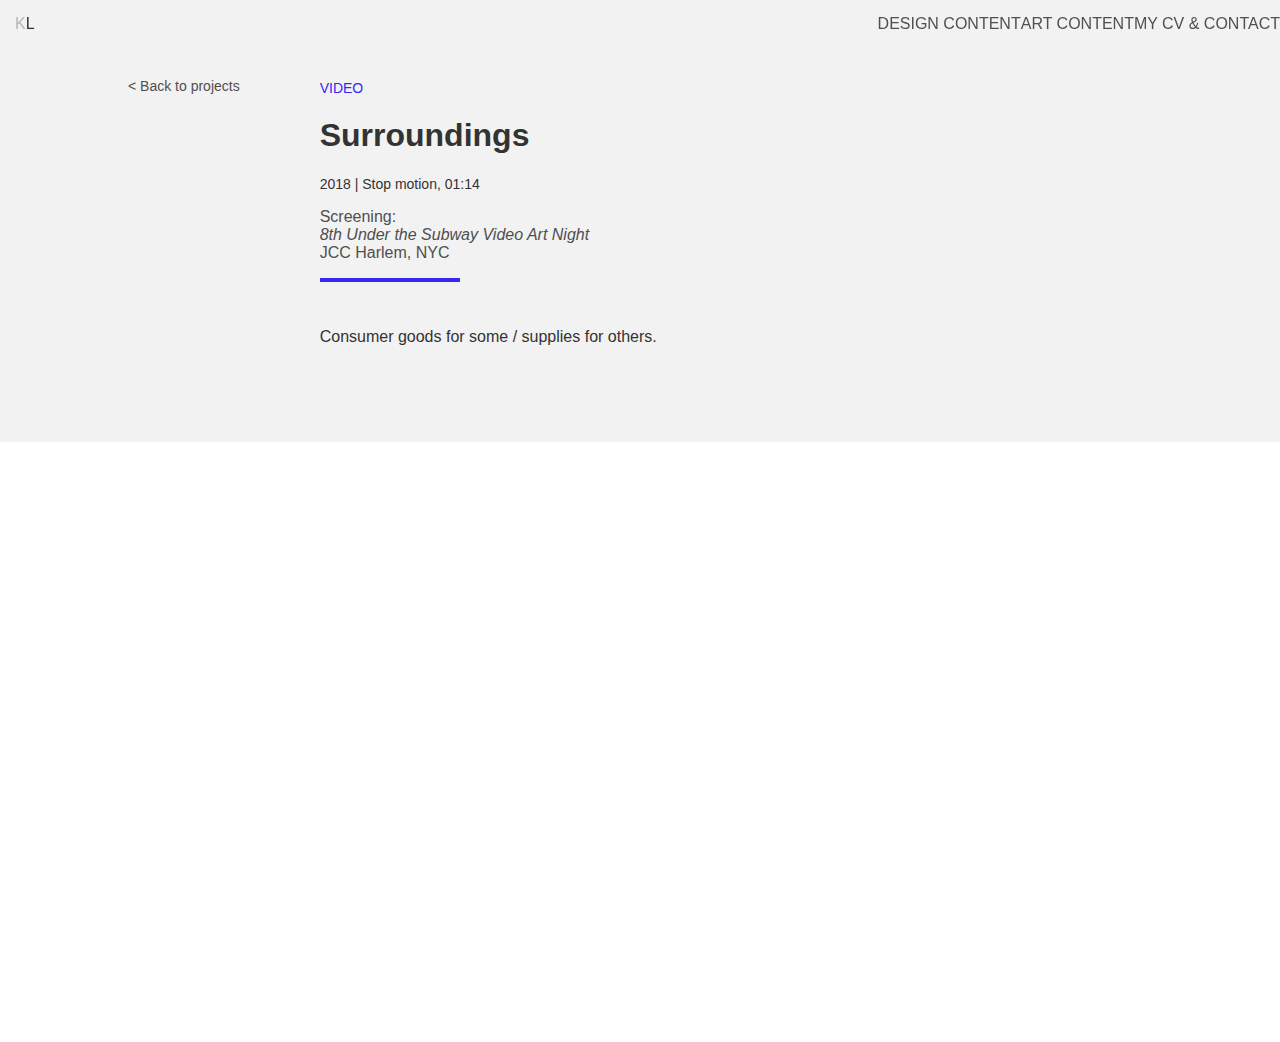
<file: surroundings.html>
<!DOCTYPE html>
<head>
 <title>K. Linh Le Vu | ART | Surroundings</title>
 <html lang="en">
 <meta charset="UTF-8">
 <meta name="viewport" content="width=device-width", initial-scale="1.0"/>
 <link rel="stylesheet" href="mystyle.css"/> 
 <link href="https://fonts.googleapis.com/css?family=Asap:400,400i,500,600,700&amp;subset=vietnamese" rel="stylesheet"> 
 <link href="https://fonts.googleapis.com/css?family=Share+Tech&display=swap" rel="stylesheet">  
</head>

<body>
        <header class="navbar">
                <div class="navbar__wrapper">
                  <a class="logo tech" href="index.html"><span class="gray border_logo">K</span><span class="border_logo">L</span></a>
        
                  <nav class="mobile_menu">
                    <div class="menu" onclick="myFunction(this)">
                        <div class="bar1"></div>
                        <div class="bar2"></div>
                        <div class="bar3"></div>
                    </div>
                    <ul class="navigation">
                      <li><a href="about.html">About me & Contact</a></li>
                      <li class="art"><a href="art_content.html">Art Content</a></li>
                      <li class="design"><a href="design_content.html">Design Content</a></li>
                    </ul>
                  </nav>
        
                  <ul class="nav__bar tech">
                    <li><a class="tablink hv_design" href="index.html#design">Design Content</a></li>
                    <li><a class="tablink hv_art" href="index.html#art">Art Content</a></li>
                    <li><a class="tablink hv_cv" href="index.html#about">My CV & Contact</a></li>
                  </ul>
                </div>  
       </header>


    <div class="text_wrapper">
        <div>
          <div class="back"><a href="index.html#art-project" class="underline sub back_text">&#60 Back to projects</a></div>
            <div class="showcase_art">
                <div class="ficha_tecnica">
                <p class="work_type art">Video</p>
                <h1 class="h1-art">Surroundings</h1>
                <p class="medium">2018 | Stop motion, 01:14</p>
                <p class="sub">Screening:<br/>
                    <em>8th Under the Subway Video Art Night</em>
                    <br/>JCC Harlem, NYC
                </p>
                <div class="line art"></div>
                <div class="space"></div>
                <p>Consumer goods for some / supplies for others. </p>
                </div>
            </div>
        </div>
    </div>
            
            <div class="video_wrapper">
              <div class="video">
                    <iframe src="https://player.vimeo.com/video/269728765" 
                    frameborder="0" allow="autoplay; fullscreen" 
                    allowfullscreen></iframe>
              </div>
            </div>
    
    <footer>
    </footer>
        
    <script
        src="https://code.jquery.com/jquery-3.4.1.min.js"
        integrity="sha256-CSXorXvZcTkaix6Yvo6HppcZGetbYMGWSFlBw8HfCJo="
        crossorigin="anonymous"></script>
    <script src="app.js"></script>
				 
</body>

</html>
</file>
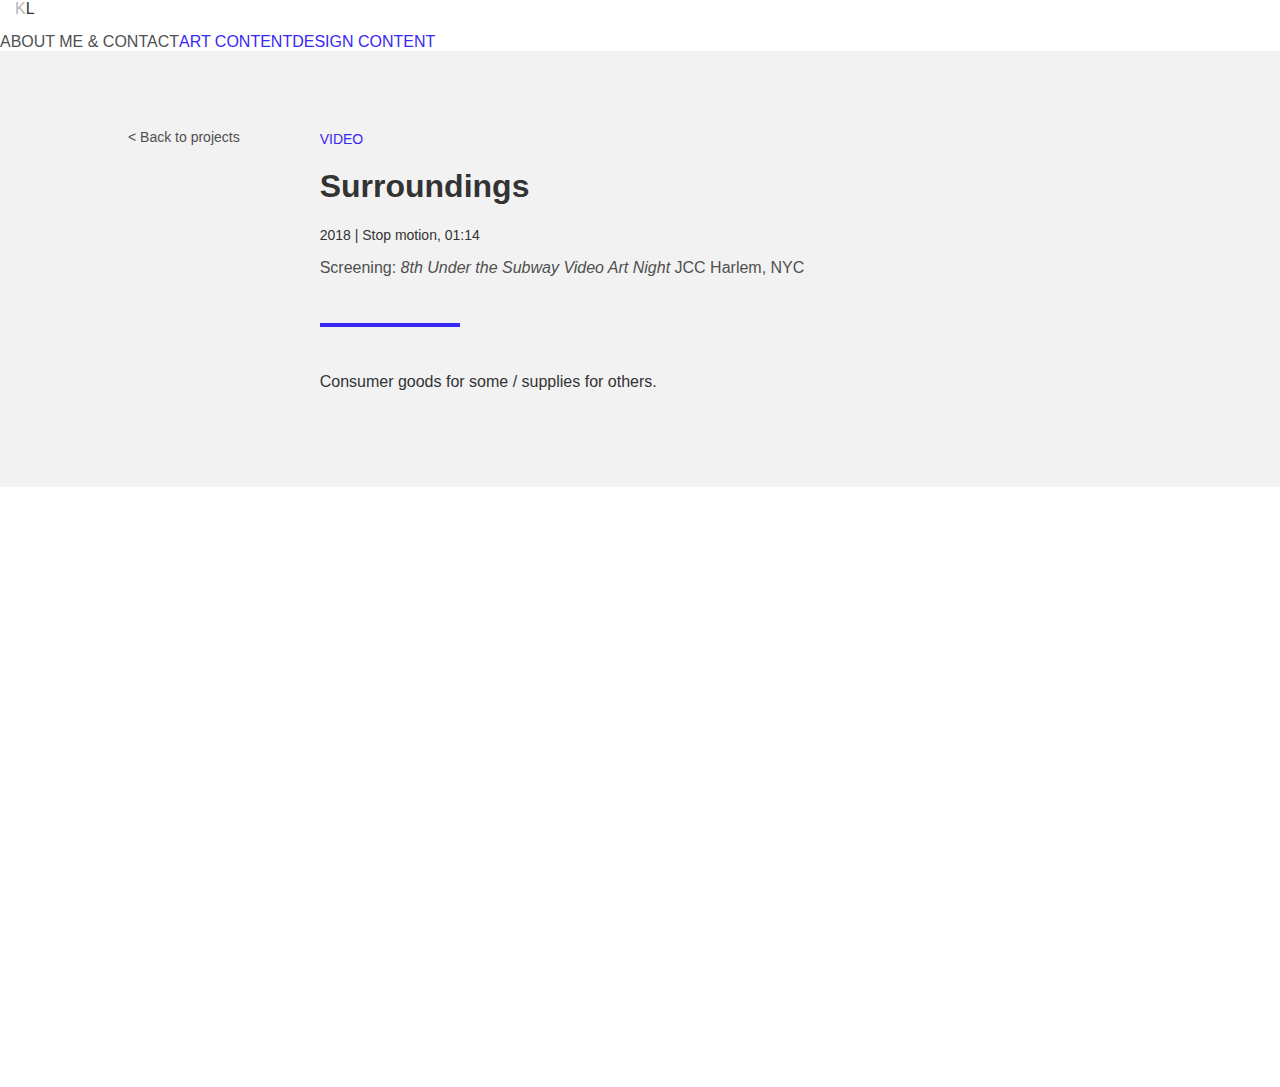
<file: surroundings_index.html>
<!DOCTYPE html>
<head>
 <title>K. Linh Le Vu | ART | Natura Morta</title>
 <html lang="en"></html>
 <meta charset="UTF-8">
 <meta name="viewport" content="width=device-width", initial-scale="1.0"/>

 <link rel="stylesheet" href="mystyle.css"/> 
 <link href="https://fonts.googleapis.com/css?family=Asap:400,400i,500,600,700&amp;subset=vietnamese" rel="stylesheet"> 
</head>

<body>
    <header>  
        <a class="logo" href="index.html"><span class="gray">K</span>L</a></a>
        <nav class="mobile_menu">
            <div class="menu" onclick="myFunction(this)">
                <div class="bar1"></div>
                <div class="bar2"></div>
                <div class="bar3"></div>
            </div>
            <ul class="navigation">
              <li><a href="about.html">About me & Contact</a></li>
              <li class="art"><a href="art_content.html">Art Content</a></li>
              <li class="design"><a href="design_content.html">Design Content</a></li>
            </ul>
          </nav>  

          <nav class="nav__bar">
            <a class="tablink underline" href="about.html" >About me & Contact</a>
            <a class="tablink art opened" href="art_content.html">Art Content</a>
            <a class="tablink design" href="design_content.html">Design Content</a>
        </nav>
    </header>
    <div class="text_wrapper">
        <div>
          <div class="back"><a href="art_content.html" class="underline sub back_text">&#60 Back to projects</a></div>
            <div class="showcase_art">
                <div class="ficha_tecnica">
                <p class="work_type art">Video</p>
                <h1>Surroundings</h1>
                <p class="medium">2018 | Stop motion, 01:14</p>
                <p class="sub">Screening:
                    <em>8th Under the Subway Video Art Night</em>
                    JCC Harlem, NYC
                </p>
                <div class="space"></div>
                <div class="line art"></div>
                <div class="space"></div>
                <p>Consumer goods for some / supplies for others. </p>
                </div>
            </div>
        </div>
    </div>
            
            <div class="video_wrapper">
              <div class="video">
                    <iframe src="https://player.vimeo.com/video/269728765" 
                    frameborder="0" allow="autoplay; fullscreen" 
                    allowfullscreen></iframe>
              </div>
            </div>
    
    <footer>
    </footer>
        
    <script
        src="https://code.jquery.com/jquery-3.4.1.min.js"
        integrity="sha256-CSXorXvZcTkaix6Yvo6HppcZGetbYMGWSFlBw8HfCJo="
        crossorigin="anonymous"></script>
    <script src="app.js"></script>
				 
</body>

</html>
</file>
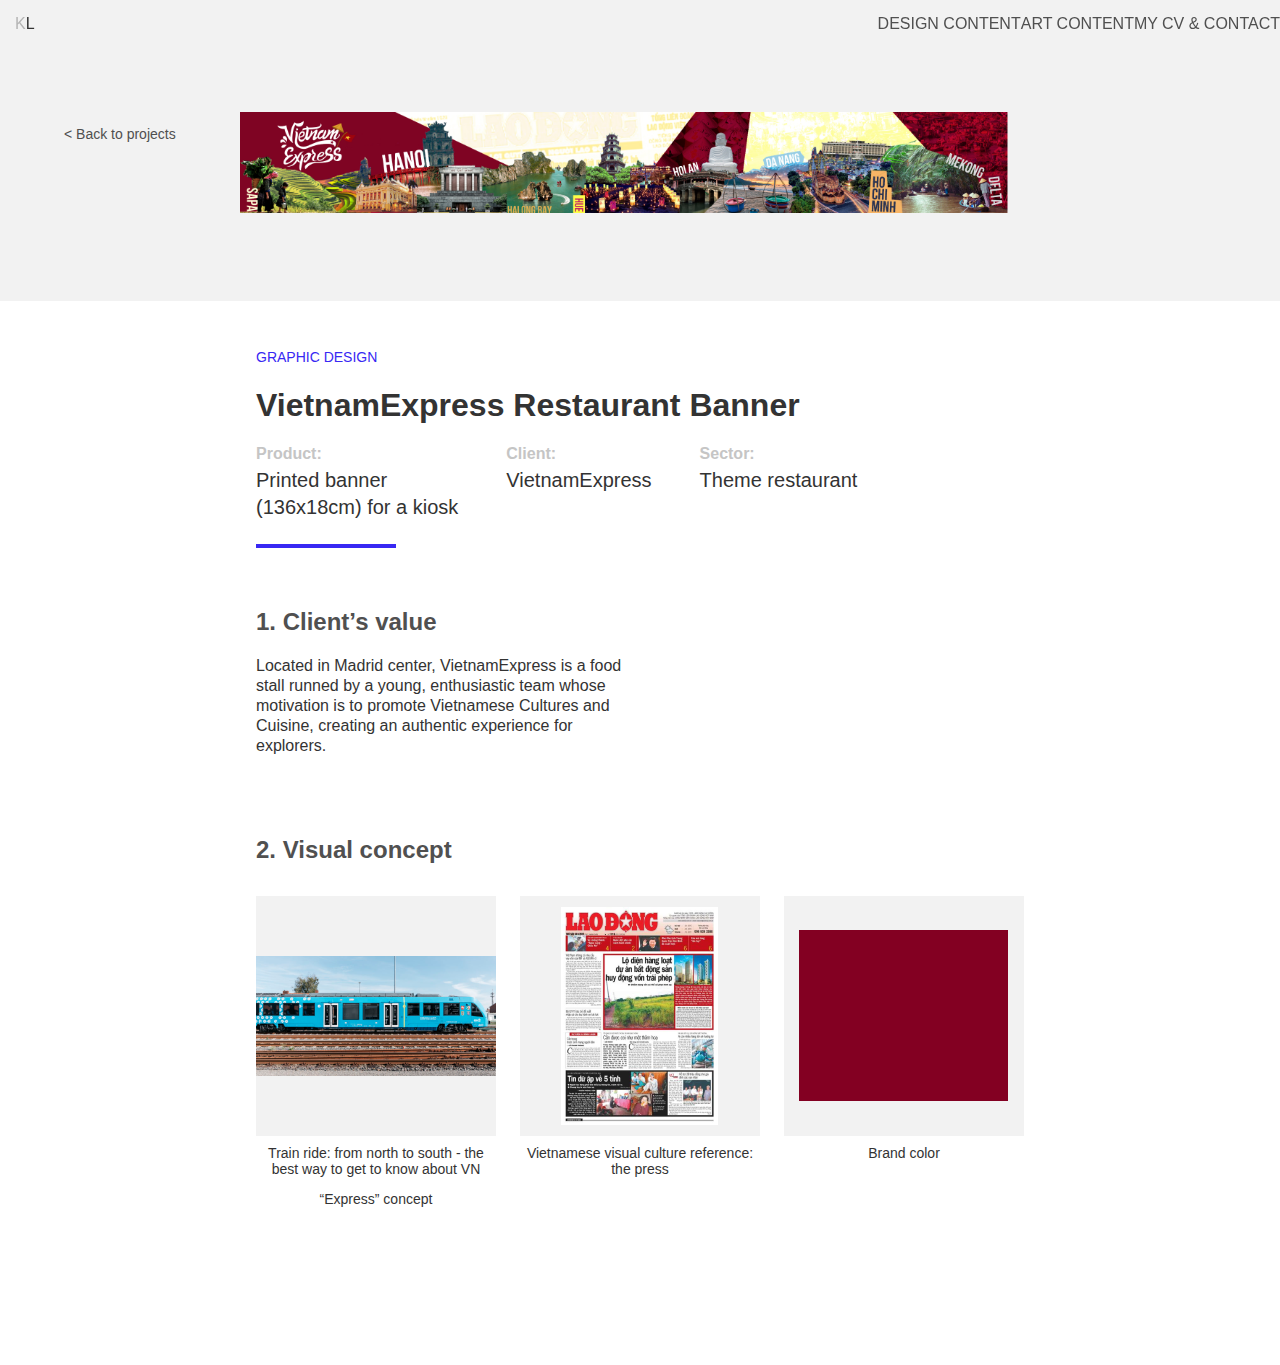
<file: vnexpress.html>
<!DOCTYPE html>
<head>
 <title>K. Linh Le Vu | Design | VietnamExpress Restaurant Banner</title>
 <html lang="en">
 <meta charset="UTF-8">
 <meta name="viewport" content="width=device-width", initial-scale="1.0"/>
 <link rel="stylesheet" href="mystyle.css"/> 
 <link href="https://fonts.googleapis.com/css?family=Asap:400,400i,500,600,700&amp;subset=vietnamese" rel="stylesheet"> 
 <link href="https://fonts.googleapis.com/css?family=Share+Tech&display=swap" rel="stylesheet">  
</head>

<body>
    <header class="navbar">
        <div class="navbar__wrapper">
          <a class="logo tech" href="index.html"><span class="gray border_logo">K</span><span class="border_logo">L</span></a>

          <nav class="mobile_menu">
            <div class="menu" onclick="myFunction(this)">
                <div class="bar1"></div>
                <div class="bar2"></div>
                <div class="bar3"></div>
            </div>
            <ul class="navigation">
              <li><a href="about.html">About me & Contact</a></li>
              <li class="art"><a href="art_content.html">Art Content</a></li>
              <li class="design"><a href="design_content.html">Design Content</a></li>
            </ul>
          </nav>

          <ul class="nav__bar tech">
            <li><a class="tablink hv_design" href="index.html#design">Design Content</a></li>
            <li><a class="tablink hv_art" href="index.html#art">Art Content</a></li>
            <li><a class="tablink hv_cv" href="index.html#about">My CV & Contact</a></li>
          </ul>
        </div>  
      </header>
        
   <main class="main_sbs">
       <div class="showcase">
           <div class="back sbs"><a href="index.html#design-project" class="underline sub back_text"> &#60 Back to projects </a></div>
          <img class="htn_mockup" src="media/vnexpress-mockup.png" alt="Namecar dmockup"/>
       </div>
       <div class="description">
           <p class="work_type design">Graphic design</p>
           <h1>VietnamExpress Restaurant Banner</h1>
           <div class="detalle">
               <div><h6>Product:</h6><h5>Printed banner<br/>(136x18cm) for a kiosk</h5></div>
               <div><h6>Client:</h6><h5>VietnamExpress</h5></div>
               <div><h6>Sector:</h6><h5>Theme restaurant</h5></div>
           </div>
           <div class="line design"></div>
           <div class="introduccion htn">
             <h3>1. Client’s value</h3>
             <p>Located in Madrid center, VietnamExpress is a food stall runned by a young, 
                 enthusiastic team whose motivation is to promote Vietnamese Cultures and Cuisine, 
                 creating an authentic experience for explorers.</p> 
             </div>
          
               
            <h3>2. Visual concept</h3>
            <div class="vconcept">
                <div>
                    <img src="media/train.png" alt="train"/>
                    <div>Train ride: from north to south - the <br/> best way to get to know about VN 
                            <p>“Express” concept</p></div>
                </div>
                <div>
                    <img src="media/bao-lao-dong.png" alt="newspaper cover"/>
                    <div>Vietnamese visual culture
                            reference: the press</div>
                </div>
                <div>
                    <img src="media/Rectangle.png" alt="Red rectangle"/>
                    <div>Brand color</div>
                </div>
            </div>

    </main>
    <footer>
    </footer>

      <script
      src="https://code.jquery.com/jquery-3.4.1.min.js"
      integrity="sha256-CSXorXvZcTkaix6Yvo6HppcZGetbYMGWSFlBw8HfCJo="
      crossorigin="anonymous"></script>
      <script src="app.js"></script>

</body>

</html>
</file>
<file: mystyle.css>
html {
    font-family: 'IBM Plex Sans', Helvetica, sans-serif;
    color: #333333;
    font-weight: 300;
    margin: 0;
}

a {
    text-decoration: none;
    color: currentColor;
}

* {
    box-sizing: border-box;
}

ul, li {
    list-style-type: none;
    padding: 0;
    margin: 0;
}

body {
    margin: 0;
}

.navbar {
    position: fixed;
    top: 0;
    z-index: 3;
}

.navbar__wrapper {
    display: flex;
    justify-content: space-between;
    width: 100vw;
    z-index: 3;
}

.visibility {
    margin-left: 50px;
}

.logo {
    padding: 15px;
}

#home, #intro {
    height: 100vh;
    background: #f2f2f2;
}

.hello {
    font-size: 30px;
    margin-left: 14rem;
    padding-top: 3rem;
}

.who-i-am {
    font-size: 48px;
    margin-left: 14rem;
    padding-top: 3rem;
    max-width: 45rem;
}

#design, #art, #about {
    padding-bottom: 7%;
}

.gray {
    color: #B6b6b6
}

.nav__bar {
    display: flex;
    color: #505050;
    padding-top: 15px;
    text-transform: uppercase;
    font-size: 16px;
}

.text-wrapper {
    width: 18rem;
    margin: 0 auto;
    padding-top: 9rem;
}

.bigtext {
    font-size: 60px;
    font-weight: 800;
    color: #3828F3;
    padding-bottom: 1rem;
}

.subtext {
    font-size: 22px;
}

.art {
    color: #3828F3;
}

.design {
    color: #3828F3;
}


.tabLink {
    cursor: pointer;
    padding: 2px 0;
    margin: 0 25px;
    font-size: 1.125rem;
}

.tabLink.active {
    color: #3828F3;
    text-decoration: underline;
    font-weight: 600;
}


.statement {
    line-height: 1.35;
    width: 53%;
    margin: 3rem auto 2rem auto;
    color: #505050;
    font-size: 1.25rem;
}

.container {
    margin: 50px 0;
    display: flex;
}

.content_box {
    position: relative;
    width: 45%;
    min-width: 300px;
    border: 3px solid currentColor;
    font-weight: 800;
    text-align: center;
    text-decoration: none;
    margin-right: 20px;
}

.content_box:after {
    content: "";
    display: block;
    padding-bottom: 50%;
}

.content_box > div {
    position: absolute;
    top: 0;
    bottom: 0;
    left: 0;
    right: 0;
    width: 50%;
    height: 25%;
    margin: auto;
}

/**Art Content**/


.gallery {
    margin: 0 auto;
    width: 78vw;
    padding-top: 80px;
}


.gallery > div {
    padding-top: 50px;
    display: -webkit-box;
    display: -ms-flexbox;
    display: flex;
    -ms-flex-wrap: wrap;
        flex-wrap: wrap;
    width: 90%;
    margin: auto;
}

.gallery__work {
    height: 200px;
}

.card {
    margin: 0 0.8rem 1.6rem 0.8rem;
    box-shadow: 0px 4px 4px rgba(0, 0, 0, 0.25);
    text-decoration: none;
}

.more {
    position: relative;
    background: #F2F2F2;
    height: 274px;
    width: 470px;
    margin-left: 5px;
}

.more > div {
    position: absolute;
    top: 50%;
    -ms-transform: translateY(-50%);
    transform: translateY(-50%);
    width: 100%;
    margin: auto;
}

.more > div > p {
    text-align: center;
}

.gallery_title {
    width: 200px;
    display: -webkit-box;
    display: -ms-flexbox;
    display: flex;
    -webkit-box-orient: vertical;
    -webkit-box-direction: normal;
        -ms-flex-direction: column;
            flex-direction: column;
    padding-bottom: 7px;
    background: #ffffff;
}

.gallery_title p {
    margin: 0;
    padding: 7px 0 3px 10px;
}

.medium {
    font-size: 14px;
    margin: 0;
}

.title {
    font-size: 18px;
    color: #333333;
}

.gallery__work {
    -webkit-filter: grayscale(1);
    filter: grayscale(1);
    transition: all .3s ease-out;
}

.gallery__work:hover {
    -webkit-filter: none;
    filter: none;
}

/**  Design Content  **/

.intro {
    display: flex;
    width: 55rem;
    margin: auto;
    padding: 5% 0 4% 0;
}

.claim {
    font-size: 1.875rem;
    line-height: 150%;
    width: 50%;
}

.explain {
    margin-left: 8rem;
    display: block;
}

.italic {
    font-style: italic;
}

.highlight {
    background: currentColor;
    mix-blend-mode: multiply;
    border-radius: 7px;
}

.green {
    background: #E3FFD1;
}

.red {
    background: #FFD1DA;
    
}

.blue {
    background: #BEFFFB;
    
} 

.yellow {
    background: #FEFFBE;
}

.center {
    text-align: center;
}

h3 {
    font-size: 1.5rem;
    font-weight: 800;
    color: #505050;
}

h4 {
    font-size: 1rem;
    font-weight: normal;
    font-style: italic;
    color: #505050;
    margin-bottom: 4px;
}

h5 {
    font-size: 1.25rem;
    font-weight: 400;
    margin: 0;
    line-height: 132%;
}


.projects {
    width: 75% ;
    margin: auto;
    padding: 3rem 0; 
}

.projects > div {
    display: -webkit-box;
    display: -ms-flexbox;
    display: flex;
    padding-top: 1rem;
    -webkit-box-pack: justify;
        -ms-flex-pack: justify;
            justify-content: space-between;
    -ms-flex-wrap: wrap;
        flex-wrap: wrap;
}

.box {
    box-shadow: 0px 4px 4px rgba(0, 0, 0, 0.25);
}

.thumb {
    width: 19rem;
    height: 12rem;
    margin-top: 2rem;
}


.HTN {
    background: linear-gradient(0deg, rgba(144, 225, 191, 0.3), rgba(144, 225, 191, 0.3)), url('media/HTN.png'), #F9F9F9;
    background-blend-mode: multiply, normal, normal;
    background-size: contain;
    background-position: center; 
    background-repeat: no-repeat;
}

.VN {
    background: linear-gradient(0deg, rgba(255, 157, 175, 0.3), rgba(255, 157, 175, 0.3)), url('media/vn.png'), #FFFFFF;
    background-blend-mode: multiply, normal, normal;
    background-size: contain;
    background-position: center; 
    background-repeat: no-repeat;
}

.SBS {
    background: linear-gradient(0deg, rgba(157, 161, 255, 0.3), rgba(157, 161, 255, 0.3)), url('media/sbs.png'), #FFFFFF;
    background-blend-mode: multiply, normal, normal;
    background-size: cover;
    background-position: center; 
    background-repeat: no-repeat;
}

.thumb + div {
    background: white;
    padding: 12px 12px 2px 12px;;
}

/** About **/

.about_wrapper {
  width: 75%;
  margin: 0 auto;
}


.contact {
    border: 2px solid black;
    width: 19.5rem;
    padding: 20px;
    background: white;
    margin-bottom: 3rem;
}

.my_name {
    margin-top:0;
    margin-bottom: 2px;
    font-size: 1.5rem;
}

.insta, .fb {
    width: 56px;
    padding-right: 10px;

}

.space {
    height: 30px;
}

.row {
    display: flex;
}

.row > div {
    margin: 2.5rem 5rem;
}

.col1 {
    width: 320px;
}

.col2 {
    padding-top: 80px;
}

hr {
    color: lightgray;
    margin-bottom: 1.5rem;
}

.long_hr {
    width: 250%;
}

.time {
    margin: 0;
    font-size: 0.875rem;
    margin-bottom: 1.25rem;
}

.about_main {
    margin-bottom: 0;
    margin-top: 2px;
    font-size: 1.125rem;
    line-height: 120%;
}

.exchange {
    padding: 0.5rem 0 0 2rem;
}


.sub {
    color: #4f4f4f;
}

.title_design {
    font-size: 18px;
    color: #333333;
    margin: 0;
    padding: 7px 0 10px 0;
}

/** Morandi **/
.showcase_art {
    width: 80%;
}

.ficha_tecnica {
    width: 100%;
    margin: 0 auto;
    padding: 5rem;
}

.back {
    padding-top: 4.8rem;
}

.work_type {
    margin-top: 0;
    font-size: 14px;
    text-transform: uppercase;
}

.morandi_wrapper {
    display: -webkit-box;
    display: -ms-flexbox;
    display: flex;
    -ms-flex-wrap: wrap;
        flex-wrap: wrap;
    -webkit-box-pack: center;
        -ms-flex-pack: center;
            justify-content: center;
    margin: 3rem 0;
}

.morandi_wrapper div {
    max-width: 500px;
    margin: 0.6rem;
}

.morandi_photo {
    width: 100%; 
    height: auto; 
}


h2 {
    font-size: 2.5rem;
    font-weight: 400;
    text-transform: uppercase;
    color: currentColor;
    text-align: center;
}

.about {
    min-width: 260px; 
}

.divider {
    padding-top: 5rem;
    width: 100%;
    margin: 0 auto;
}

.text_wrapper {
    background-color: #f2f2f2;
    margin: auto;
}

.text_wrapper > div {
    display: -webkit-box;
    display: -ms-flexbox;
    display: flex;
    width: 80vw;
    margin: auto;
    -ms-flex-wrap: wrap;
        flex-wrap: wrap;
}

.back_text {
    margin: 0 auto;
    font-size: 14px;
}
/** Surroundings **/

.video {
    height: 0;
    position: relative;
    padding-bottom: 56.25%;
}

.video iframe {
    width: 100%;
    height: 100%;
    position: absolute;
    top: 0;
    left: 0;
}

.video_wrapper {
    max-width: 50rem;
    margin: 0 auto;
    padding-top: 50px;
    padding-bottom: 100px;
}

.image-404 {
    width: 100%;
    margin: 4rem 0 6rem 0 ;
}

.image-404 img {
    display: block;
    margin: auto;
}


/** Side by side **/
.line {
    width: 140px;
    height: 4px;
    background-color: currentColor;
}

.detalle {
    display: flex;
    margin-bottom: 1.5rem;
}

.detalle > div {
    padding-right: 3rem;
}

.introduccion.htn {
    width: 24rem;
    line-height: 125%;
}

.showcase {
    max-width: 100vw;
    max-height: 75vh;
    padding: 3rem 0 1.5rem 0;
    background-color: #f2f2f2;
    display: -webkit-box;
    display: -ms-flexbox;
    display: flex;
    -ms-flex-wrap: wrap;
        flex-wrap: wrap;
}

.introduccion {
    padding: 2.5rem 0;
}

.description {
    width: 60%;
    margin: 3rem auto 0 auto;
}

.conceptos {
    display: flex;
    justify-content: space-between;
    margin-bottom: 4rem;
}

.vconcept {
    display: flex;
    justify-content: space-between;
    margin: 2rem 0 4rem 0;
}

.vconcept > div > div {
    margin-top: 5px;
    font-size: 14px;
    width: 15rem;
    text-align: center;
}


.conceptos > div {
    width: 45%;
}

.side_mockup {
    margin-top: 4%;
    margin-bottom: 2rem;
    display: inline-block;
    max-width: 70%;
    height: auto;
}

.htn_mockup {
    margin: 4rem 0;
    display: inline-block;
    max-width: 65%;
    padding-left: 4rem;
}

.proto_person {
    background: #f2f2f2;
    border-radius: 20px;
    margin: 2rem auto 6rem auto;
    width: 70%;
}

.proto_foto {
    width: 100%;
    max-width: 80px;
    height: auto;
}

.ficha {
    display: flex;
    padding: 3rem 0 0 4rem;
}
.tag_proto {
    width: 160px;
    margin: 0 auto;
    text-align: center;
    padding: 1rem;
    color: #828282;
    background: #F6D6C3;
}

.basic_info {
    margin-left: 2%;
    margin-top: 0;
}

.resize {
    font-size: 20px;
    margin-top: 0;
    margin-bottom: 5px; 
}

.problems {
    padding: 2rem 4rem 4rem 4rem;
}

.problems li {
    margin-top: 8px;
    list-style: circle inside none;
}

.wireframes_sbs {
    display: block;
    width: 100%;
    max-width: 60rem;
    border: 1px solid #000000; 
    margin: 6px auto 0;
}

.design_sbs {
    width: 100%;
    margin: 3rem 0;
    box-shadow: 5px 10px 18px #888888;
}

.main_sbs {
    padding-bottom: 5rem;
}

h6 {
    font-size: 16px;
    font-weight: 800;
    margin: 0 0 4px 0;
    color: #C5C5C5;
}


.p {
    margin: 3px 0;
}

.back.sbs {
    padding-left: 4rem;
}

/**Mobile Menu**/

.navigation {
    display: block;
}

.mobile_menu {
    display: none;
}

.navigation {
    align-items: center;
    justify-content: center;
    display: flex;
    flex-direction: column;
    background: #fff;
    position: absolute;
    left: 0;
    top: -100%;
    transition: top 350ms ease-in-out;
    z-index: 1;
    height: 30%;
    width: 100%;
}

.navigation li {
    padding-bottom: 2rem;
}


.row-img {
    display: flex;
    padding: 0 4px;
    max-width: 55rem;
    margin: 4.5rem auto 6rem auto;
  }
  
.column-img {
    padding: 0 5px;
  }
  
.column-img img {
    margin-top: 8px;
    vertical-align: middle;
  }
  



@media (max-width: 600px) {
    /**Menu icon**/
  .mobile_menu {
      display: inline-block;
  } 

  .menu {
    display: inline-block;
    cursor: pointer;
    position: relative;
    z-index: 2;
    margin-right: 1rem;
    margin-top: 8px;
  }
  
  .bar1, .bar2, .bar3 {
    width: 30px;
    height: 3px;
    background-color: #333;
    margin: 7px 0;
    transition: 0.4s;
  }
  
  .change .bar1 {
    -webkit-transform: rotate(-45deg) translate(-7px, 6px);
    transform: rotate(-45deg) translate(-7px, 6px);
  }
  
  .change .bar2 {opacity: 0;}
  
  .change .bar3 {
    -webkit-transform: rotate(45deg) translate(-8px, -8px);
    transform: rotate(45deg) translate(-8px, -8px);
  }
    
    .menu-open .navigation {
        top: 0;
    }
    
    .m_opened {
        display: none;
    }
    
    .menu-open .m_opened { display: block; }
    .menu-open .m_closed { display: none; }

    /** Home* */

    .container {
        display: block;
        width: 20rem;
        margin: 3rem auto;
    }

    .content_box {
        margin: 0 auto 2rem;
    }

    .words {
        width: 20rem;
        margin: auto;
    }
    
    .nav__bar {
        display: none;
    }

    .projects > div {
        display: block;
    }

    .projects {
        width: 70%;
        margin: auto;
        padding-top: 2rem; 
     }

    .intro {
        display: block;
        width: 70%;
        margin: auto;
        padding-top: 7%;
    }

     .thumb {
         width: auto;
         margin-top: 2rem;
     }

     .about_wrapper {
        display: block;
        padding: 2.5rem 0;
        width: 27rem;
        margin: auto;
    }

    .about_main {
        background: #f2f2f2;
    }

    .contact {
        margin-bottom: 3rem;
    }
    
    .text_wrapper > div {
        display: block;
    }

    .showcase_art {
        width: 100%;
    }

    .back {
        padding: 20px 0 0 40px;
    }
    
    /** SBS **/
    .description {
        width: 80%;
        margin: 3rem auto 0 auto;
    }

}


@media (max-width: 400px ) {
    .nav__bar {
        display: none;
    }
    
    .content_box {
        margin: 0 auto 2rem;
    }

    .words {
        width: 17rem;
    }

 /** Morandi **/
 .back {
    padding: 20px 0 0 0;
}
 .ficha_tecnica {
    padding: 20px 0;
 }
  
    
 /** About **/
 .about_wrapper {
     display: block;
     padding: 2.5rem 0;
 }

 .edu, .exhibition {
     padding: 20px;
 }

 .contact {
     margin: auto;
 }

 /** Art **/
  .intro_text {
      padding: 1rem;
  }

  .gallery {
      width: 100%;
      margin: 0;
      padding: 1.5rem;
  }
 
  .gallery > div {
    width: 100vw;
    height: 300px;
    display: flex;
    overflow-x: auto;
    -webkit-overflow-scrolling: touch;
  }

  .gallery > a {
    width: 100vw;
    flex-shrink: 0;
    height: 100%;
  }

 /** Design **/
  
 .intro {
    display: block;
    width: 80%;
    margin: auto;
    padding-top: 7%;
}
 
 .intro ul li {
     padding-bottom: 8px;
 }

 .intro ul {
    padding-bottom: 12px;
 }

 .claim {
    font-size: 24px;
    line-height: 140%;
    padding-bottom: 3px;
 }
 
 .projects {
    width: 80%;
    margin: auto;
    padding-top: 2rem; 
 }

 .projects > div {
    display: block;
    padding-top: 0.1rem;
 }

  .box {
    margin-bottom: 2rem;
 }

  /** Morandi **/

 .proto_person {
    margin: 0.5rem 0;
 }

 .ficha {
    display: block;
    padding: 20px 0 0 20px;
 }

 .problems {
     padding: 10px 20px 30px 20px;
 }
  
  
}
</file>
